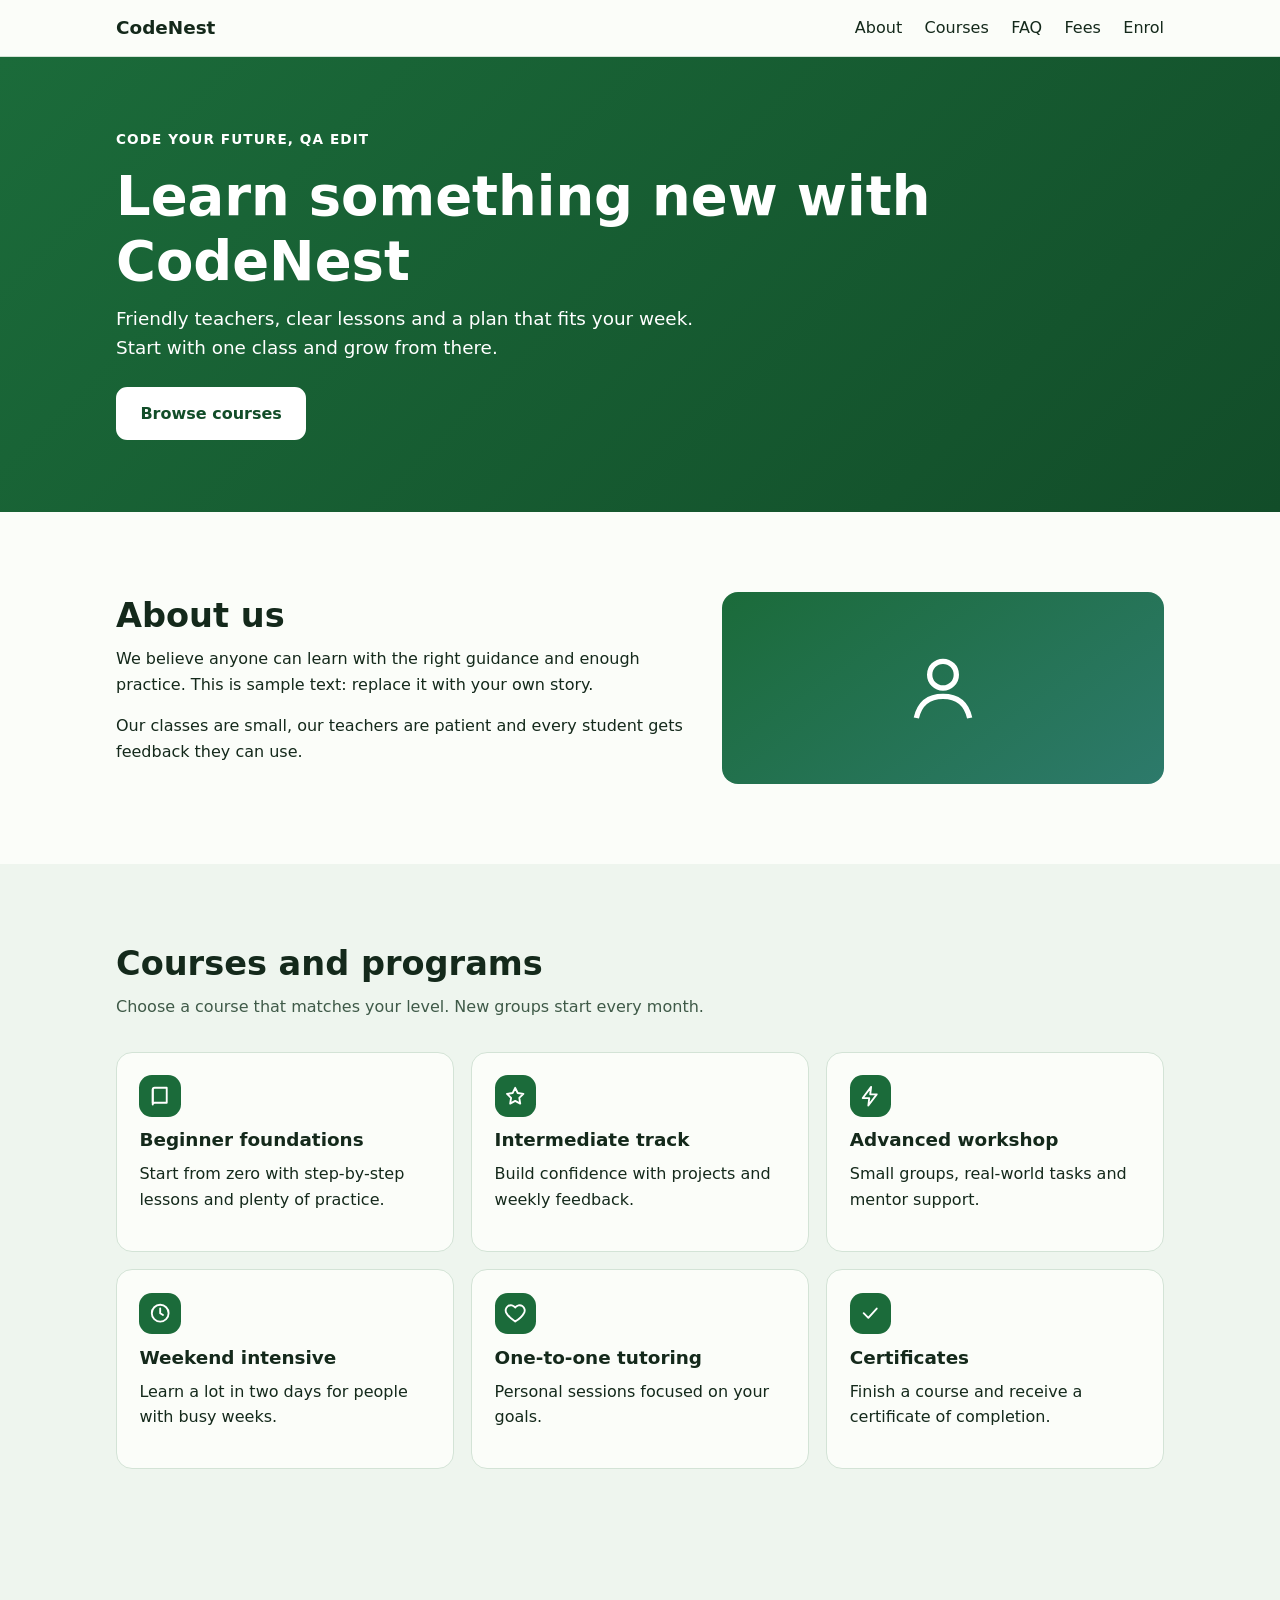
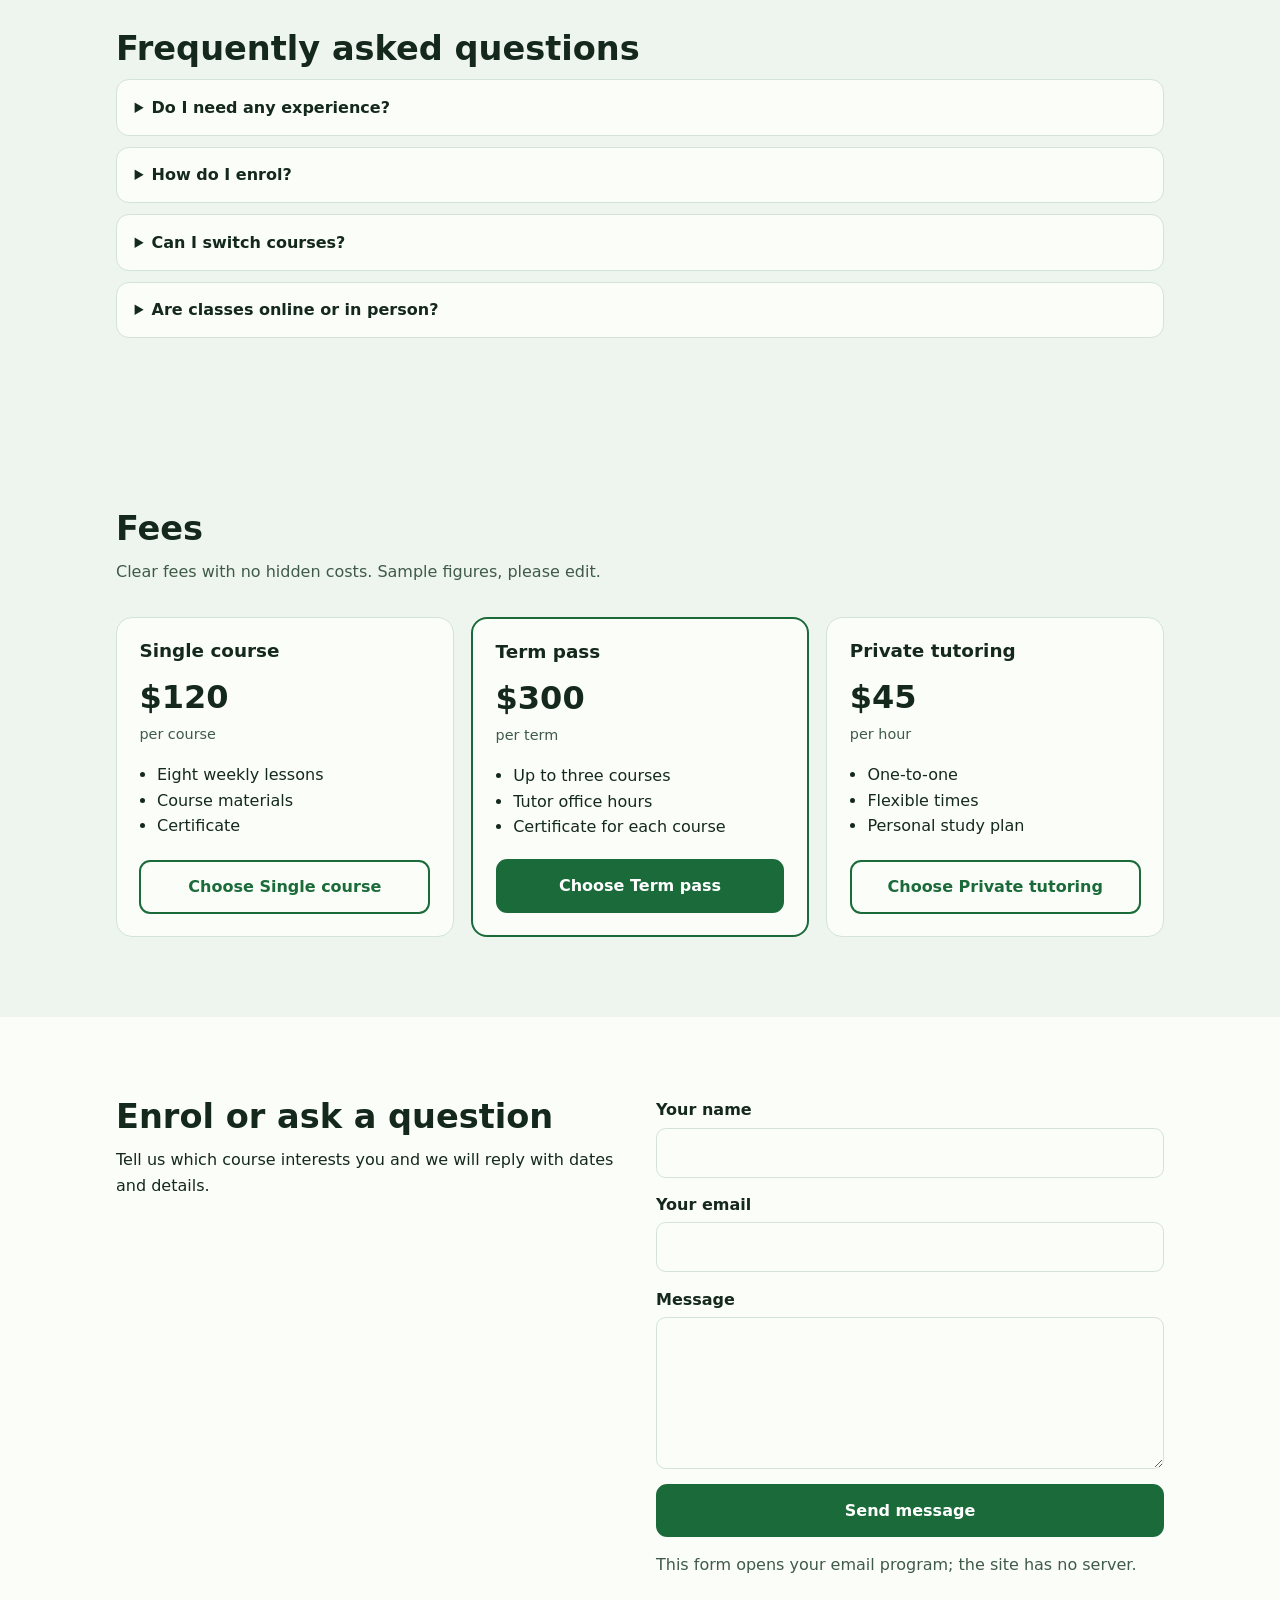
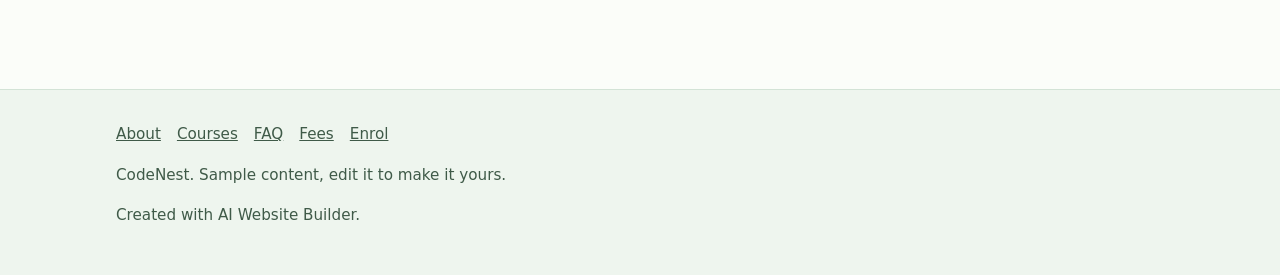
<file: docs/test-evidence/final-signoff-local/ex-codenest/index.html>
<!DOCTYPE html>
<html lang="en" data-palette="forest" data-font="rounded">
<head>
  <meta charset="utf-8">
  <meta name="viewport" content="width=device-width, initial-scale=1">
  <title>CodeNest</title>
  <meta name="description" content="CodeNest - Code your future, QA edit">
  <link rel="stylesheet" href="style.css">
</head>
<body id="top">
<a class="skip" href="#main">Skip to content</a>
<header class="site-header" id="navbar">
  <nav class="nav container" aria-label="Main">
    <a class="brand" href="#top">CodeNest</a>
    <button class="nav-toggle" type="button" aria-expanded="false" aria-controls="nav-links" aria-label="Toggle menu"><span class="bar"></span><span class="bar"></span><span class="bar"></span></button>
    <ul class="nav-links" id="nav-links">
      <li><a href="#about">About</a></li>
      <li><a href="#features">Courses</a></li>
      <li><a href="#faq">FAQ</a></li>
      <li><a href="#pricing">Fees</a></li>
      <li><a href="#contact">Enrol</a></li>
    </ul>
  </nav>
</header>
<main id="main">
<section class="hero" id="hero" aria-labelledby="hero-title">
  <div class="container">
    <p class="eyebrow">Code your future, QA edit</p>
    <h1 id="hero-title">Learn something new with CodeNest</h1>
    <p class="lead">Friendly teachers, clear lessons and a plan that fits your week. Start with one class and grow from there.</p>
    <div class="hero-actions"><a class="btn" href="#features">Browse courses</a></div>
  </div>
</section>
<section id="about" aria-labelledby="about-title">
  <div class="container about-grid">
    <div>
      <h2 id="about-title">About us</h2>
      <p>We believe anyone can learn with the right guidance and enough practice. This is sample text: replace it with your own story.</p>
      <p>Our classes are small, our teachers are patient and every student gets feedback they can use.</p>
    </div>
    <div class="about-art" role="img" aria-label="Decorative illustration"><svg viewBox="0 0 24 24" focusable="false"><circle cx="12" cy="8" r="4"/><path d="M4 21c1-4.5 4-6.5 8-6.5s7 2 8 6.5"/></svg></div>
  </div>
</section>

<section class="alt" id="features" aria-labelledby="features-title">
  <div class="container">
    <h2 id="features-title">Courses and programs</h2>
    <p class="section-intro">Choose a course that matches your level. New groups start every month.</p>
    <div class="card-grid cols">
      <article class="card">
        <span class="icon" aria-hidden="true"><svg viewBox="0 0 24 24" focusable="false"><path d="M4 5a2 2 0 0 1 2-2h13v16H6a2 2 0 0 0-2 2z"/><path d="M4 19V5"/></svg></span>
        <h3>Beginner foundations</h3>
        <p>Start from zero with step-by-step lessons and plenty of practice.</p>
      </article>
      <article class="card">
        <span class="icon" aria-hidden="true"><svg viewBox="0 0 24 24" focusable="false"><path d="m12 3 2.7 5.6 6.1.9-4.4 4.3 1 6.1L12 17l-5.4 2.9 1-6.1-4.4-4.3 6.1-.9z"/></svg></span>
        <h3>Intermediate track</h3>
        <p>Build confidence with projects and weekly feedback.</p>
      </article>
      <article class="card">
        <span class="icon" aria-hidden="true"><svg viewBox="0 0 24 24" focusable="false"><path d="M13 2 4 14h7l-1 8 9-12h-7z"/></svg></span>
        <h3>Advanced workshop</h3>
        <p>Small groups, real-world tasks and mentor support.</p>
      </article>
      <article class="card">
        <span class="icon" aria-hidden="true"><svg viewBox="0 0 24 24" focusable="false"><circle cx="12" cy="12" r="9"/><path d="M12 7v5l3 2"/></svg></span>
        <h3>Weekend intensive</h3>
        <p>Learn a lot in two days for people with busy weeks.</p>
      </article>
      <article class="card">
        <span class="icon" aria-hidden="true"><svg viewBox="0 0 24 24" focusable="false"><path d="M12 21s-7-4.6-9.3-9A5.3 5.3 0 0 1 12 6a5.3 5.3 0 0 1 9.3 6c-2.3 4.4-9.3 9-9.3 9z"/></svg></span>
        <h3>One-to-one tutoring</h3>
        <p>Personal sessions focused on your goals.</p>
      </article>
      <article class="card">
        <span class="icon" aria-hidden="true"><svg viewBox="0 0 24 24" focusable="false"><path d="m5 12 5 5 9-10"/></svg></span>
        <h3>Certificates</h3>
        <p>Finish a course and receive a certificate of completion.</p>
      </article>
    </div>
  </div>
</section>
<section class="alt" id="faq" aria-labelledby="faq-title">
  <div class="container">
    <h2 id="faq-title">Frequently asked questions</h2>
    <details>
      <summary>Do I need any experience?</summary>
      <p>No. Beginner courses start from the basics.</p>
    </details>
    <details>
      <summary>How do I enrol?</summary>
      <p>Send us a message with the course you want and we will confirm your place.</p>
    </details>
    <details>
      <summary>Can I switch courses?</summary>
      <p>Yes, within the first two weeks and subject to availability.</p>
    </details>
    <details>
      <summary>Are classes online or in person?</summary>
      <p>Both. Check each course description for its format.</p>
    </details>
  </div>
</section>
<section class="alt" id="pricing" aria-labelledby="pricing-title">
  <div class="container">
    <h2 id="pricing-title">Fees</h2>
    <p class="section-intro">Clear fees with no hidden costs. Sample figures, please edit.</p>
    <div class="card-grid plans">
      <article class="card plan">
        <h3>Single course</h3>
        <p class="price">$120</p>
        <p class="period">per course</p>
        <ul>
          <li>Eight weekly lessons</li>
          <li>Course materials</li>
          <li>Certificate</li>
        </ul>
        <a class="btn secondary" href="#contact">Choose Single course</a>
      </article>
      <article class="card plan highlight">
        <h3>Term pass</h3>
        <p class="price">$300</p>
        <p class="period">per term</p>
        <ul>
          <li>Up to three courses</li>
          <li>Tutor office hours</li>
          <li>Certificate for each course</li>
        </ul>
        <a class="btn" href="#contact">Choose Term pass</a>
      </article>
      <article class="card plan">
        <h3>Private tutoring</h3>
        <p class="price">$45</p>
        <p class="period">per hour</p>
        <ul>
          <li>One-to-one</li>
          <li>Flexible times</li>
          <li>Personal study plan</li>
        </ul>
        <a class="btn secondary" href="#contact">Choose Private tutoring</a>
      </article>
    </div>
  </div>
</section>
<section id="contact" aria-labelledby="contact-title">
  <div class="container contact-grid">
    <div>
      <h2 id="contact-title">Enrol or ask a question</h2>
      <p>Tell us which course interests you and we will reply with dates and details.</p>
      <ul class="contact-details">
      </ul>
    </div>
    <form class="contact-form" action="mailto:hello@example.com" method="post" enctype="text/plain">
      <label for="contact-name">Your name <input id="contact-name" name="name" type="text" autocomplete="name" required></label>
      <label for="contact-email">Your email <input id="contact-email" name="email" type="email" autocomplete="email" required></label>
      <label for="contact-message">Message <textarea id="contact-message" name="message" rows="5" required></textarea></label>
      <button class="btn" type="submit">Send message</button>
      <p class="section-intro">This form opens your email program; the site has no server.</p>
    </form>
  </div>
</section>
</main>
<footer class="site-footer" id="footer">
  <div class="container">
    <ul class="footer-links">
      <li><a href="#about">About</a></li>
      <li><a href="#features">Courses</a></li>
      <li><a href="#faq">FAQ</a></li>
      <li><a href="#pricing">Fees</a></li>
      <li><a href="#contact">Enrol</a></li>
    </ul>
    <p>CodeNest. Sample content, edit it to make it yours.</p>
    <p>Created with AI Website Builder.</p>
  </div>
</footer>
<script src="script.js" defer></script>
</body>
</html>
</file>
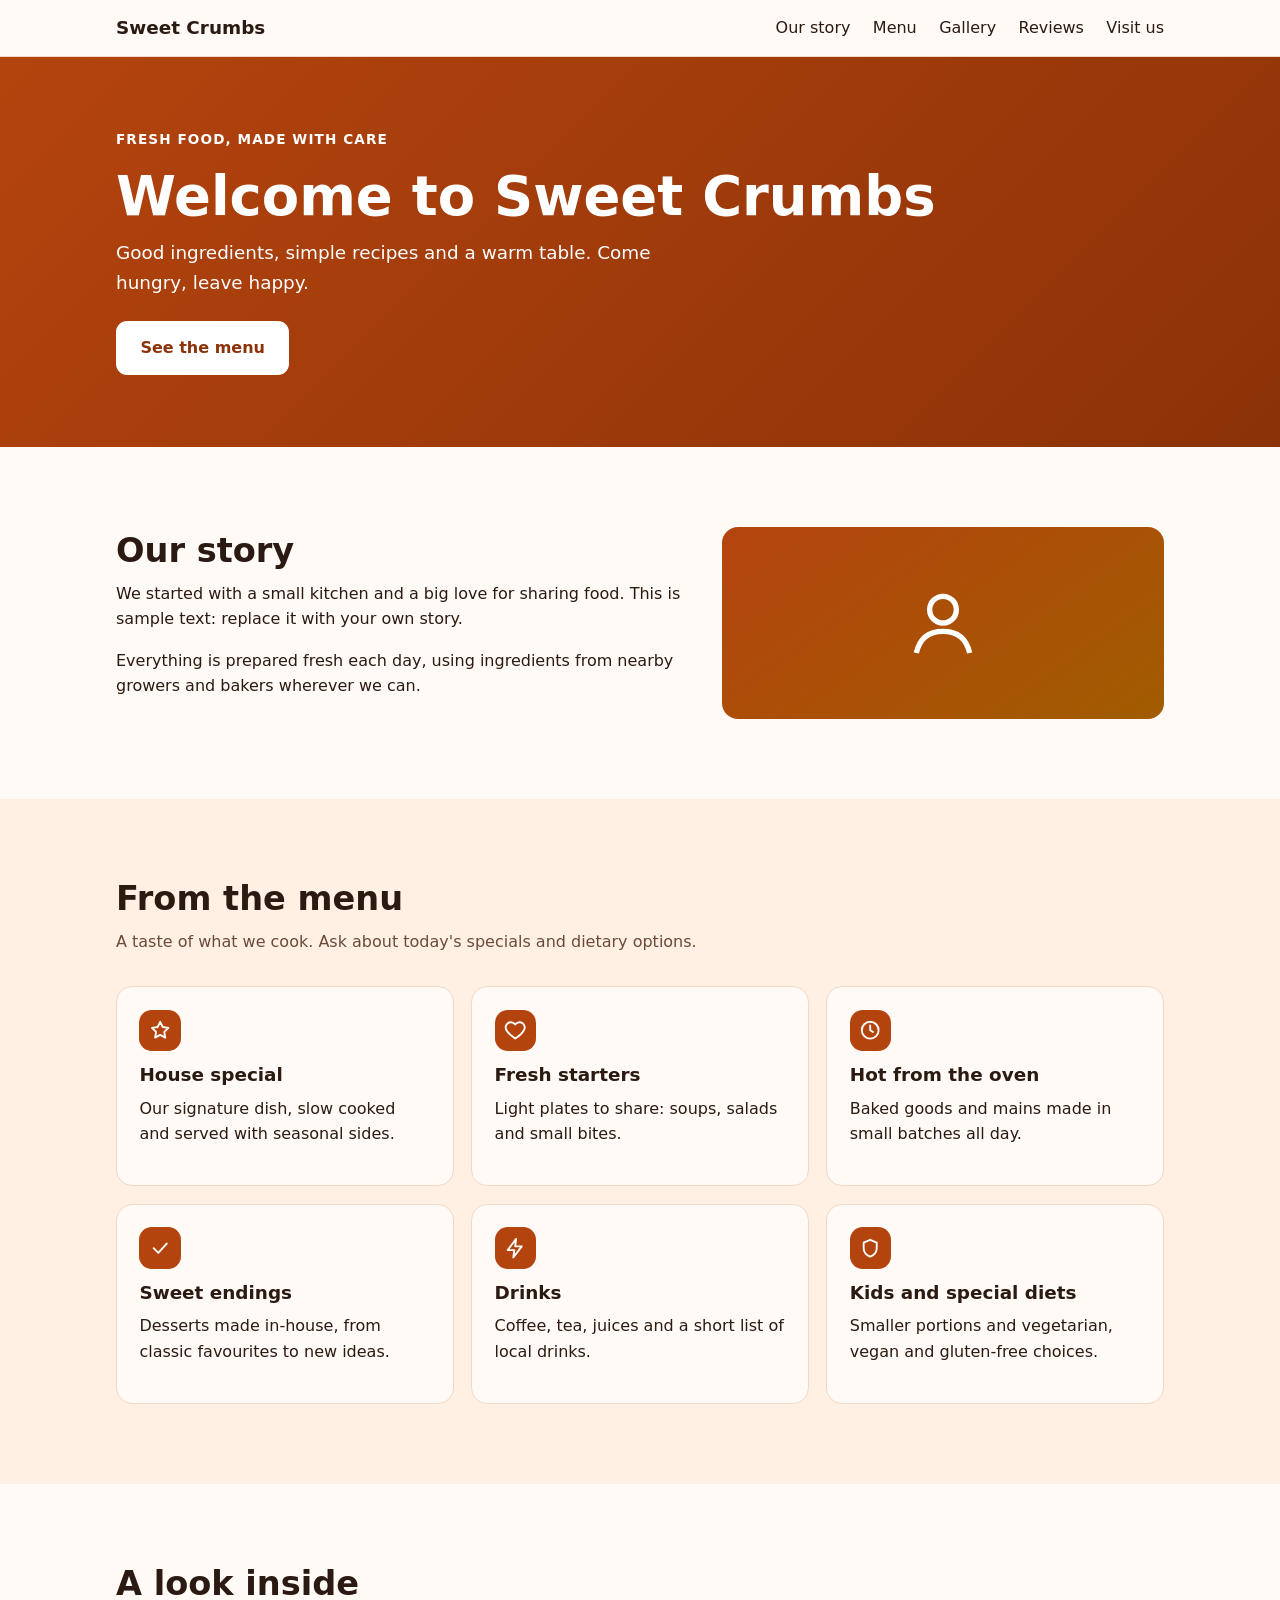
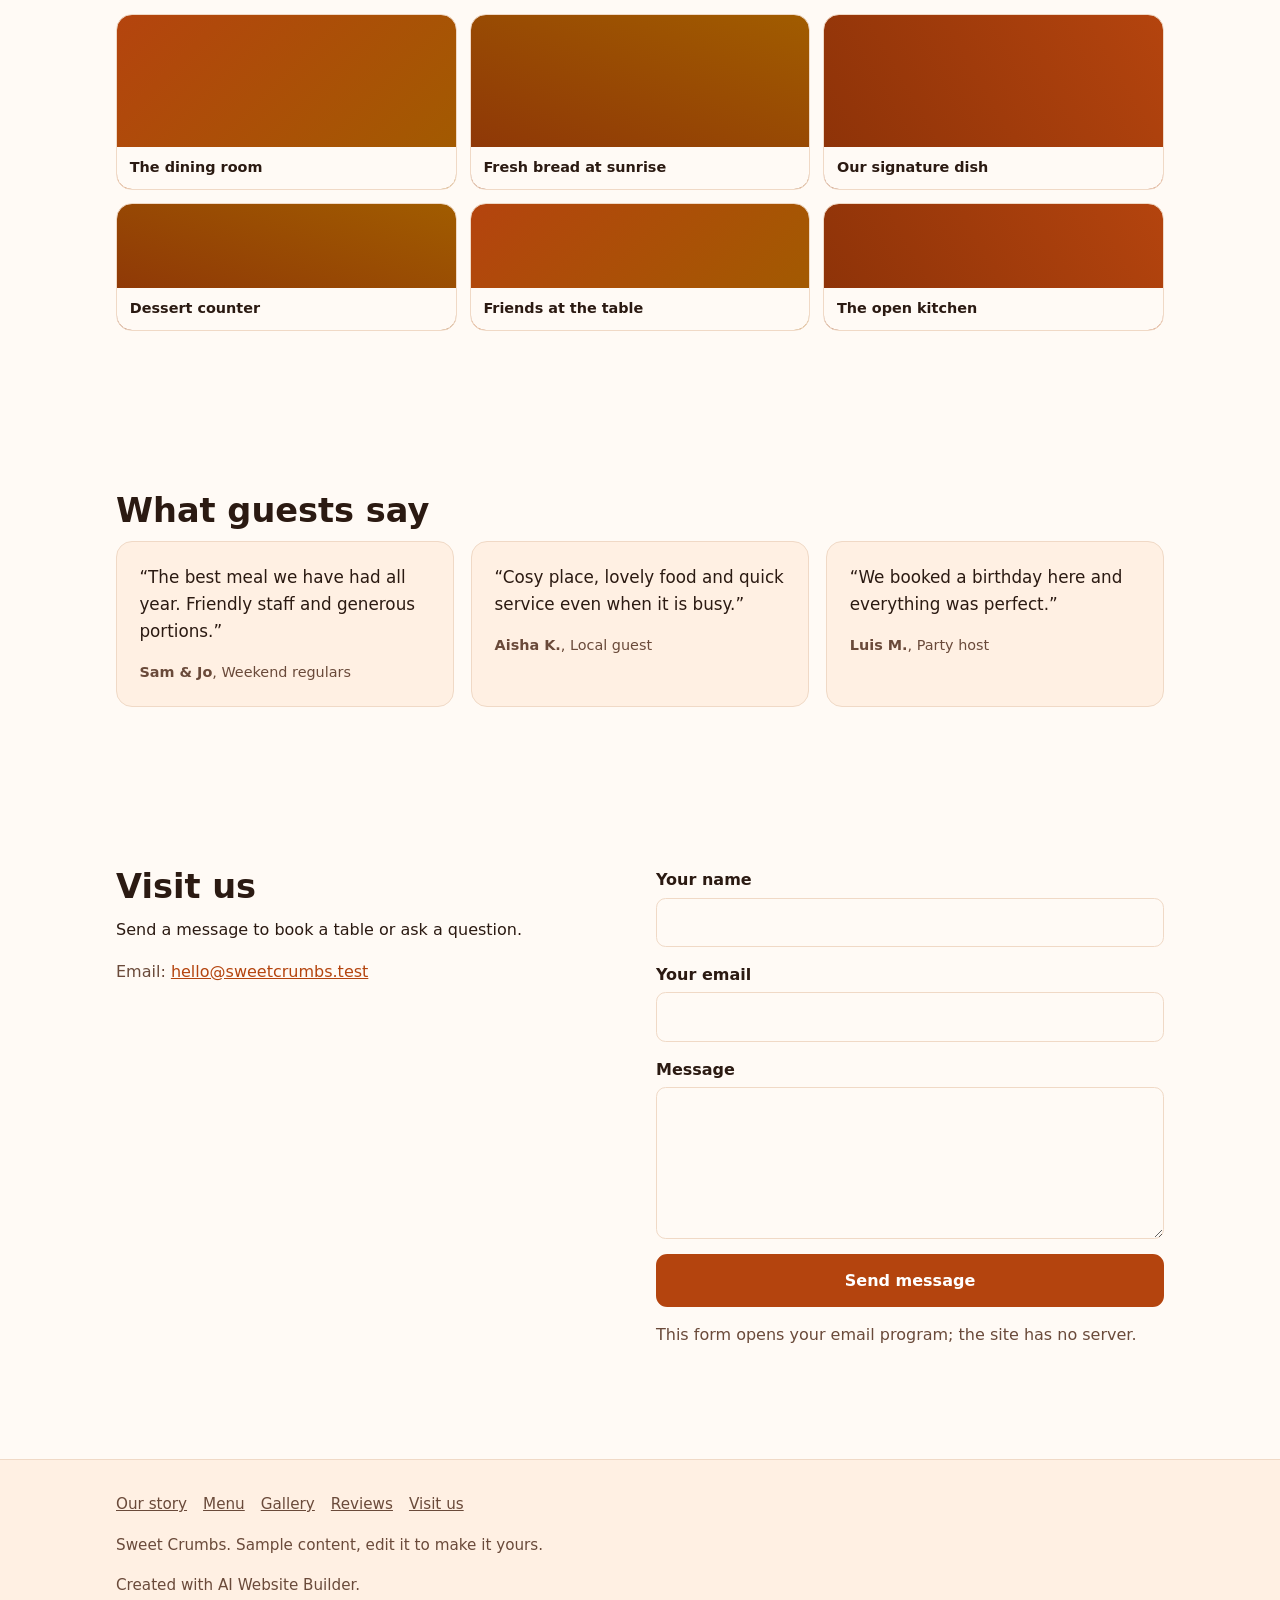
<file: docs/test-evidence/final-signoff-local/ex-sweetcrumbs/index.html>
<!DOCTYPE html>
<html lang="en" data-palette="sunset" data-font="rounded">
<head>
  <meta charset="utf-8">
  <meta name="viewport" content="width=device-width, initial-scale=1">
  <title>Sweet Crumbs</title>
  <meta name="description" content="Sweet Crumbs - Fresh food, made with care">
  <link rel="stylesheet" href="style.css">
</head>
<body id="top">
<a class="skip" href="#main">Skip to content</a>
<header class="site-header" id="navbar">
  <nav class="nav container" aria-label="Main">
    <a class="brand" href="#top">Sweet Crumbs</a>
    <button class="nav-toggle" type="button" aria-expanded="false" aria-controls="nav-links" aria-label="Toggle menu"><span class="bar"></span><span class="bar"></span><span class="bar"></span></button>
    <ul class="nav-links" id="nav-links">
      <li><a href="#about">Our story</a></li>
      <li><a href="#features">Menu</a></li>
      <li><a href="#gallery">Gallery</a></li>
      <li><a href="#testimonials">Reviews</a></li>
      <li><a href="#contact">Visit us</a></li>
    </ul>
  </nav>
</header>
<main id="main">
<section class="hero" id="hero" aria-labelledby="hero-title">
  <div class="container">
    <p class="eyebrow">Fresh food, made with care</p>
    <h1 id="hero-title">Welcome to Sweet Crumbs</h1>
    <p class="lead">Good ingredients, simple recipes and a warm table. Come hungry, leave happy.</p>
    <div class="hero-actions"><a class="btn" href="#features">See the menu</a></div>
  </div>
</section>
<section id="about" aria-labelledby="about-title">
  <div class="container about-grid">
    <div>
      <h2 id="about-title">Our story</h2>
      <p>We started with a small kitchen and a big love for sharing food. This is sample text: replace it with your own story.</p>
      <p>Everything is prepared fresh each day, using ingredients from nearby growers and bakers wherever we can.</p>
    </div>
    <div class="about-art" role="img" aria-label="Decorative illustration"><svg viewBox="0 0 24 24" focusable="false"><circle cx="12" cy="8" r="4"/><path d="M4 21c1-4.5 4-6.5 8-6.5s7 2 8 6.5"/></svg></div>
  </div>
</section>

<section class="alt" id="features" aria-labelledby="features-title">
  <div class="container">
    <h2 id="features-title">From the menu</h2>
    <p class="section-intro">A taste of what we cook. Ask about today&#39;s specials and dietary options.</p>
    <div class="card-grid cols">
      <article class="card">
        <span class="icon" aria-hidden="true"><svg viewBox="0 0 24 24" focusable="false"><path d="m12 3 2.7 5.6 6.1.9-4.4 4.3 1 6.1L12 17l-5.4 2.9 1-6.1-4.4-4.3 6.1-.9z"/></svg></span>
        <h3>House special</h3>
        <p>Our signature dish, slow cooked and served with seasonal sides.</p>
      </article>
      <article class="card">
        <span class="icon" aria-hidden="true"><svg viewBox="0 0 24 24" focusable="false"><path d="M12 21s-7-4.6-9.3-9A5.3 5.3 0 0 1 12 6a5.3 5.3 0 0 1 9.3 6c-2.3 4.4-9.3 9-9.3 9z"/></svg></span>
        <h3>Fresh starters</h3>
        <p>Light plates to share: soups, salads and small bites.</p>
      </article>
      <article class="card">
        <span class="icon" aria-hidden="true"><svg viewBox="0 0 24 24" focusable="false"><circle cx="12" cy="12" r="9"/><path d="M12 7v5l3 2"/></svg></span>
        <h3>Hot from the oven</h3>
        <p>Baked goods and mains made in small batches all day.</p>
      </article>
      <article class="card">
        <span class="icon" aria-hidden="true"><svg viewBox="0 0 24 24" focusable="false"><path d="m5 12 5 5 9-10"/></svg></span>
        <h3>Sweet endings</h3>
        <p>Desserts made in-house, from classic favourites to new ideas.</p>
      </article>
      <article class="card">
        <span class="icon" aria-hidden="true"><svg viewBox="0 0 24 24" focusable="false"><path d="M13 2 4 14h7l-1 8 9-12h-7z"/></svg></span>
        <h3>Drinks</h3>
        <p>Coffee, tea, juices and a short list of local drinks.</p>
      </article>
      <article class="card">
        <span class="icon" aria-hidden="true"><svg viewBox="0 0 24 24" focusable="false"><path d="M12 3 5 6v6c0 4.4 3 7.4 7 9 4-1.6 7-4.6 7-9V6z"/></svg></span>
        <h3>Kids and special diets</h3>
        <p>Smaller portions and vegetarian, vegan and gluten-free choices.</p>
      </article>
    </div>
  </div>
</section>
<section id="gallery" aria-labelledby="gallery-title">
  <div class="container">
    <h2 id="gallery-title">A look inside</h2>
    <div class="gallery-grid">
      <figure class="tile" role="img" aria-label="The dining room"><figcaption>The dining room</figcaption></figure>
      <figure class="tile" role="img" aria-label="Fresh bread at sunrise"><figcaption>Fresh bread at sunrise</figcaption></figure>
      <figure class="tile" role="img" aria-label="Our signature dish"><figcaption>Our signature dish</figcaption></figure>
      <figure class="tile" role="img" aria-label="Dessert counter"><figcaption>Dessert counter</figcaption></figure>
      <figure class="tile" role="img" aria-label="Friends at the table"><figcaption>Friends at the table</figcaption></figure>
      <figure class="tile" role="img" aria-label="The open kitchen"><figcaption>The open kitchen</figcaption></figure>
    </div>
  </div>
</section>
<section id="testimonials" aria-labelledby="testimonials-title">
  <div class="container">
    <h2 id="testimonials-title">What guests say</h2>
    <div class="card-grid cols">
      <blockquote class="card">
        <p>&ldquo;The best meal we have had all year. Friendly staff and generous portions.&rdquo;</p>
        <footer><strong>Sam &amp; Jo</strong>, Weekend regulars</footer>
      </blockquote>
      <blockquote class="card">
        <p>&ldquo;Cosy place, lovely food and quick service even when it is busy.&rdquo;</p>
        <footer><strong>Aisha K.</strong>, Local guest</footer>
      </blockquote>
      <blockquote class="card">
        <p>&ldquo;We booked a birthday here and everything was perfect.&rdquo;</p>
        <footer><strong>Luis M.</strong>, Party host</footer>
      </blockquote>
    </div>
  </div>
</section>
<section id="contact" aria-labelledby="contact-title">
  <div class="container contact-grid">
    <div>
      <h2 id="contact-title">Visit us</h2>
      <p>Send a message to book a table or ask a question.</p>
      <ul class="contact-details"><li>Email: <a href="mailto:hello@sweetcrumbs.test">hello@sweetcrumbs.test</a></li>
      </ul>
    </div>
    <form class="contact-form" action="mailto:hello@sweetcrumbs.test" method="post" enctype="text/plain">
      <label for="contact-name">Your name <input id="contact-name" name="name" type="text" autocomplete="name" required></label>
      <label for="contact-email">Your email <input id="contact-email" name="email" type="email" autocomplete="email" required></label>
      <label for="contact-message">Message <textarea id="contact-message" name="message" rows="5" required></textarea></label>
      <button class="btn" type="submit">Send message</button>
      <p class="section-intro">This form opens your email program; the site has no server.</p>
    </form>
  </div>
</section>
</main>
<footer class="site-footer" id="footer">
  <div class="container">
    <ul class="footer-links">
      <li><a href="#about">Our story</a></li>
      <li><a href="#features">Menu</a></li>
      <li><a href="#gallery">Gallery</a></li>
      <li><a href="#testimonials">Reviews</a></li>
      <li><a href="#contact">Visit us</a></li>
    </ul>
    <p>Sweet Crumbs. Sample content, edit it to make it yours.</p>
    <p>Created with AI Website Builder.</p>
  </div>
</footer>
<script src="script.js" defer></script>
</body>
</html>
</file>
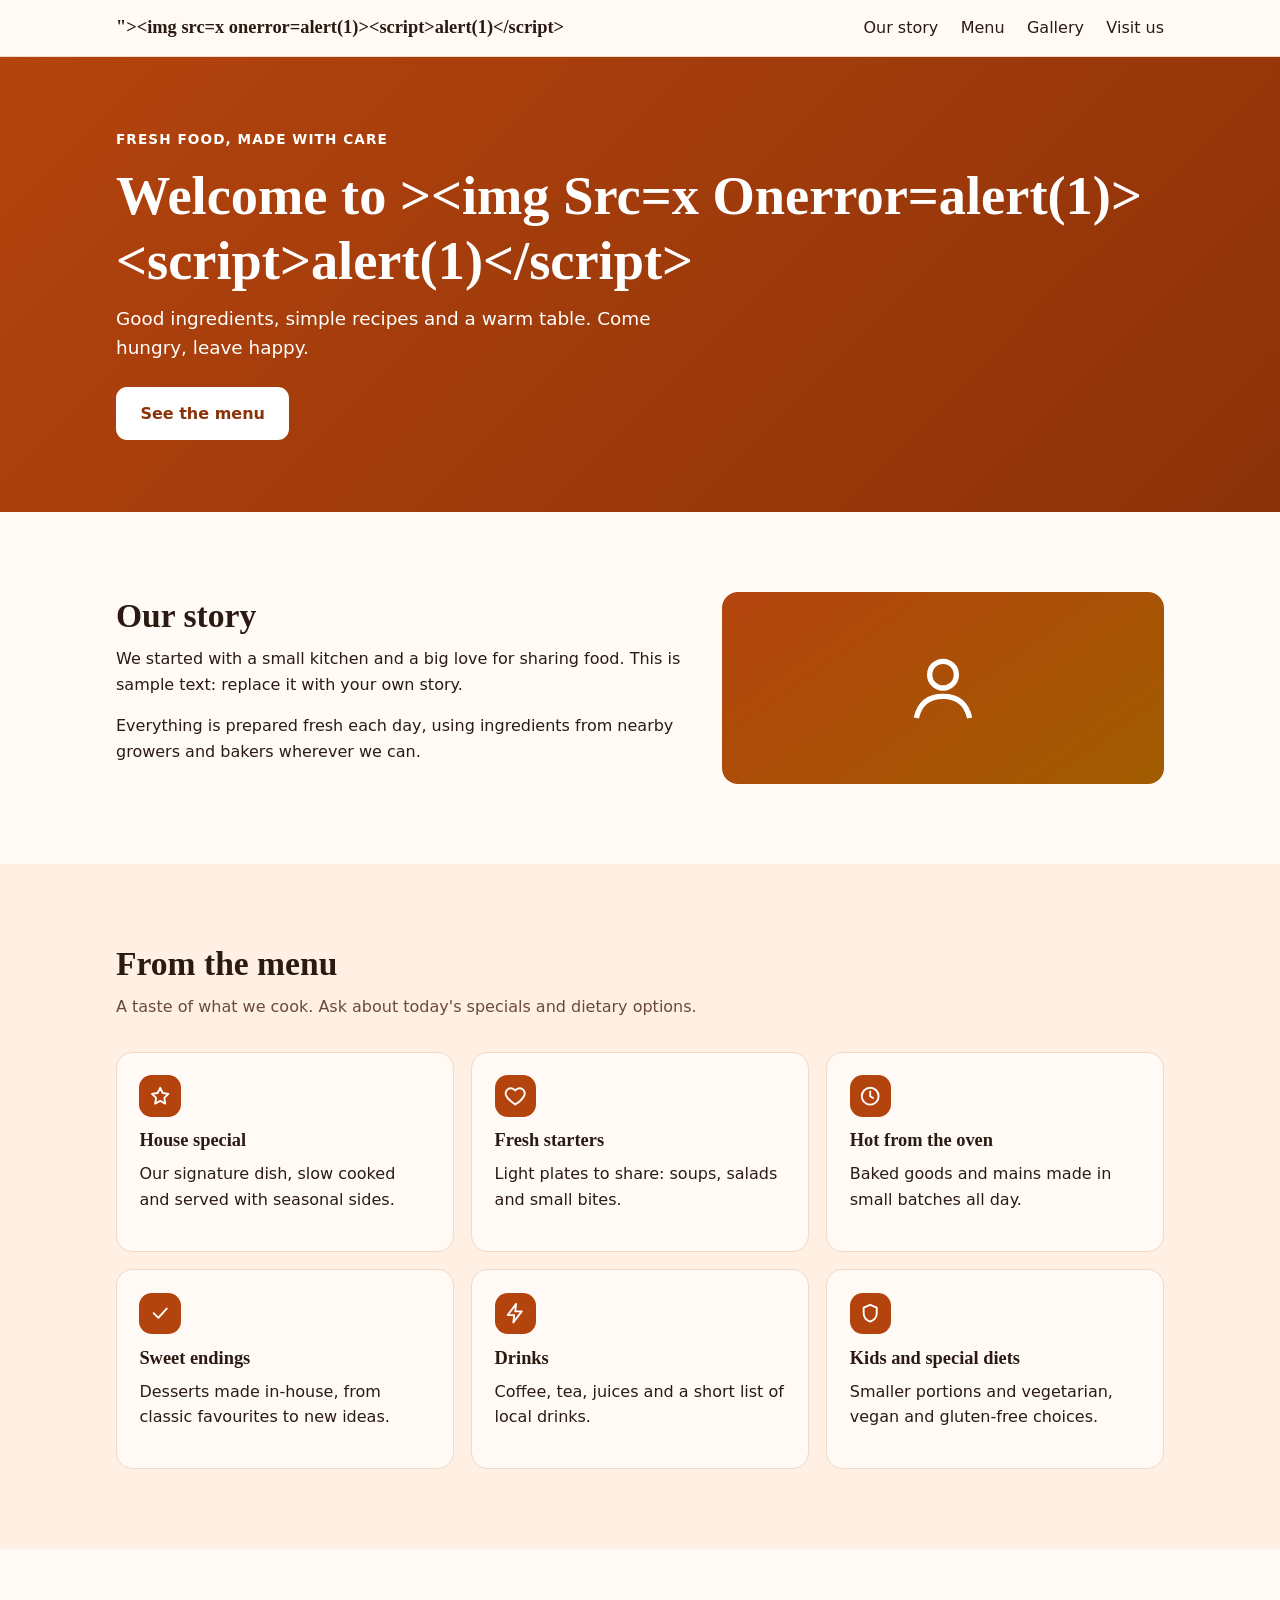
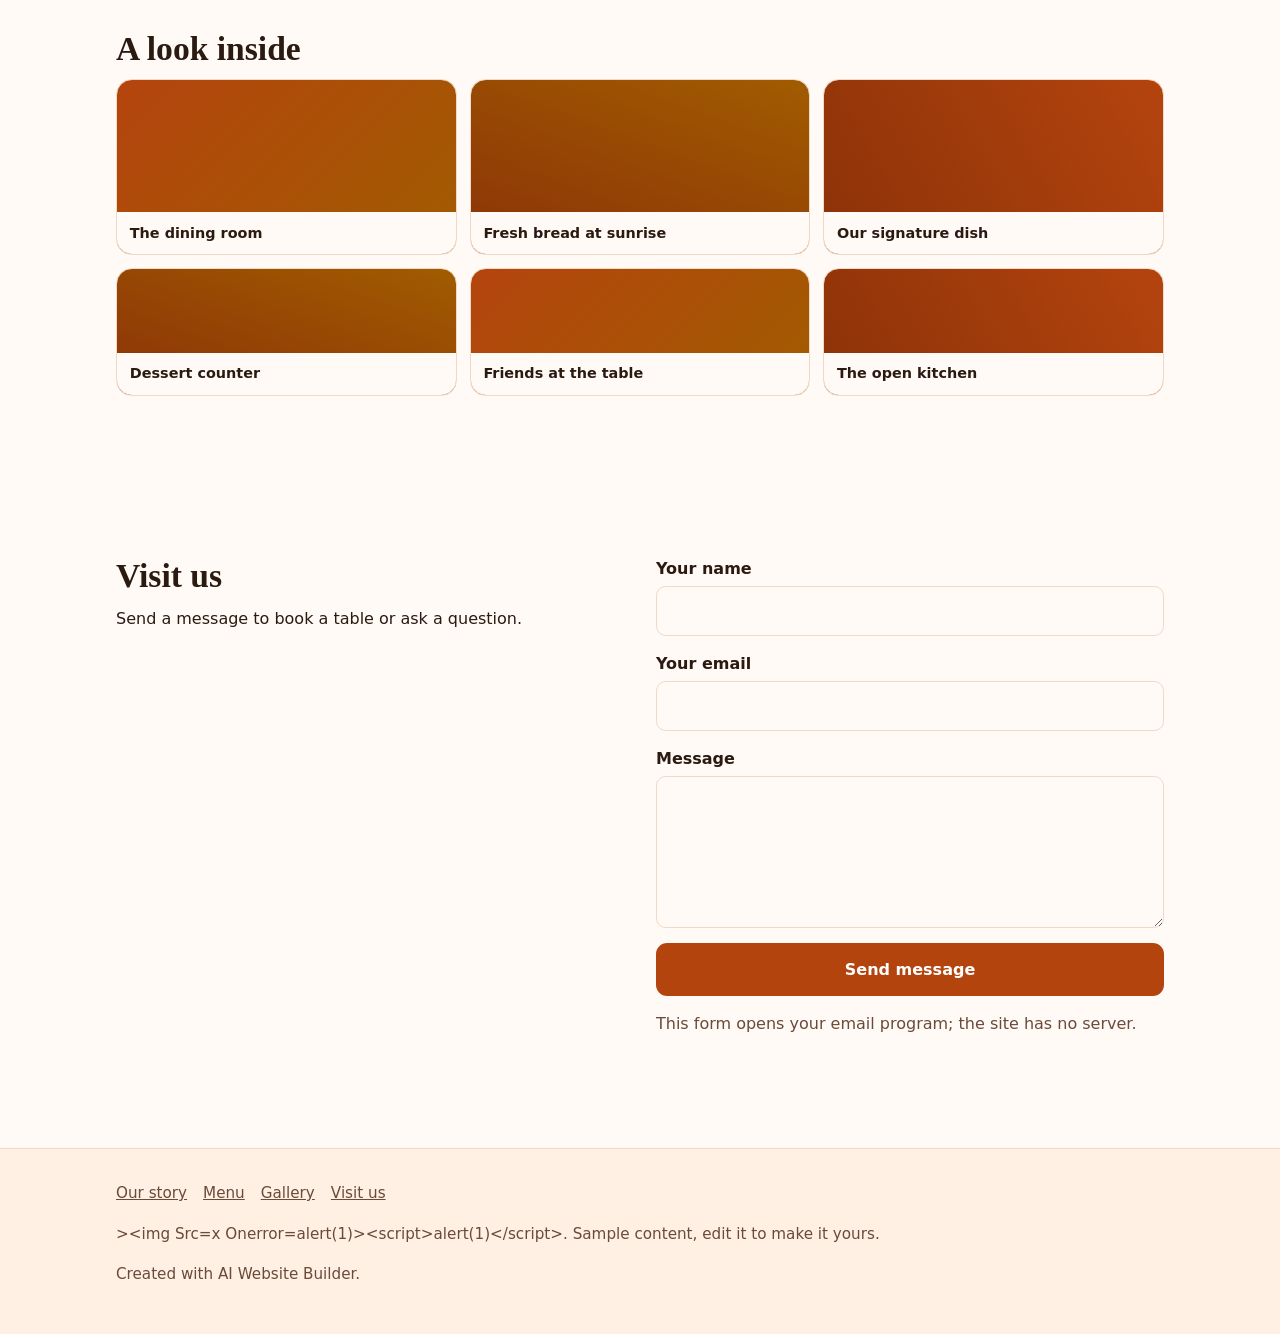
<file: docs/test-evidence/final-signoff-local/ex-xss/index.html>
<!DOCTYPE html>
<html lang="en" data-palette="sunset" data-font="editorial">
<head>
  <meta charset="utf-8">
  <meta name="viewport" content="width=device-width, initial-scale=1">
  <title>&#34;&gt;&lt;img src=x onerror=alert(1)&gt;&lt;script&gt;alert(1)&lt;/script&gt;</title>
  <meta name="description" content="&#34;&gt;&lt;img src=x onerror=alert(1)&gt;&lt;script&gt;alert(1)&lt;/script&gt; - Fresh food, made with care">
  <link rel="stylesheet" href="style.css">
</head>
<body id="top">
<a class="skip" href="#main">Skip to content</a>
<header class="site-header" id="navbar">
  <nav class="nav container" aria-label="Main">
    <a class="brand" href="#top">&#34;&gt;&lt;img src=x onerror=alert(1)&gt;&lt;script&gt;alert(1)&lt;/script&gt;</a>
    <button class="nav-toggle" type="button" aria-expanded="false" aria-controls="nav-links" aria-label="Toggle menu"><span class="bar"></span><span class="bar"></span><span class="bar"></span></button>
    <ul class="nav-links" id="nav-links">
      <li><a href="#about">Our story</a></li>
      <li><a href="#features">Menu</a></li>
      <li><a href="#gallery">Gallery</a></li>
      <li><a href="#contact">Visit us</a></li>
    </ul>
  </nav>
</header>
<main id="main">
<section class="hero" id="hero" aria-labelledby="hero-title">
  <div class="container">
    <p class="eyebrow">Fresh food, made with care</p>
    <h1 id="hero-title">Welcome to &gt;&lt;img Src=x Onerror=alert(1)&gt;&lt;script&gt;alert(1)&lt;/script&gt;</h1>
    <p class="lead">Good ingredients, simple recipes and a warm table. Come hungry, leave happy.</p>
    <div class="hero-actions"><a class="btn" href="#features">See the menu</a></div>
  </div>
</section>
<section id="about" aria-labelledby="about-title">
  <div class="container about-grid">
    <div>
      <h2 id="about-title">Our story</h2>
      <p>We started with a small kitchen and a big love for sharing food. This is sample text: replace it with your own story.</p>
      <p>Everything is prepared fresh each day, using ingredients from nearby growers and bakers wherever we can.</p>
    </div>
    <div class="about-art" role="img" aria-label="Decorative illustration"><svg viewBox="0 0 24 24" focusable="false"><circle cx="12" cy="8" r="4"/><path d="M4 21c1-4.5 4-6.5 8-6.5s7 2 8 6.5"/></svg></div>
  </div>
</section>

<section class="alt" id="features" aria-labelledby="features-title">
  <div class="container">
    <h2 id="features-title">From the menu</h2>
    <p class="section-intro">A taste of what we cook. Ask about today&#39;s specials and dietary options.</p>
    <div class="card-grid cols">
      <article class="card">
        <span class="icon" aria-hidden="true"><svg viewBox="0 0 24 24" focusable="false"><path d="m12 3 2.7 5.6 6.1.9-4.4 4.3 1 6.1L12 17l-5.4 2.9 1-6.1-4.4-4.3 6.1-.9z"/></svg></span>
        <h3>House special</h3>
        <p>Our signature dish, slow cooked and served with seasonal sides.</p>
      </article>
      <article class="card">
        <span class="icon" aria-hidden="true"><svg viewBox="0 0 24 24" focusable="false"><path d="M12 21s-7-4.6-9.3-9A5.3 5.3 0 0 1 12 6a5.3 5.3 0 0 1 9.3 6c-2.3 4.4-9.3 9-9.3 9z"/></svg></span>
        <h3>Fresh starters</h3>
        <p>Light plates to share: soups, salads and small bites.</p>
      </article>
      <article class="card">
        <span class="icon" aria-hidden="true"><svg viewBox="0 0 24 24" focusable="false"><circle cx="12" cy="12" r="9"/><path d="M12 7v5l3 2"/></svg></span>
        <h3>Hot from the oven</h3>
        <p>Baked goods and mains made in small batches all day.</p>
      </article>
      <article class="card">
        <span class="icon" aria-hidden="true"><svg viewBox="0 0 24 24" focusable="false"><path d="m5 12 5 5 9-10"/></svg></span>
        <h3>Sweet endings</h3>
        <p>Desserts made in-house, from classic favourites to new ideas.</p>
      </article>
      <article class="card">
        <span class="icon" aria-hidden="true"><svg viewBox="0 0 24 24" focusable="false"><path d="M13 2 4 14h7l-1 8 9-12h-7z"/></svg></span>
        <h3>Drinks</h3>
        <p>Coffee, tea, juices and a short list of local drinks.</p>
      </article>
      <article class="card">
        <span class="icon" aria-hidden="true"><svg viewBox="0 0 24 24" focusable="false"><path d="M12 3 5 6v6c0 4.4 3 7.4 7 9 4-1.6 7-4.6 7-9V6z"/></svg></span>
        <h3>Kids and special diets</h3>
        <p>Smaller portions and vegetarian, vegan and gluten-free choices.</p>
      </article>
    </div>
  </div>
</section>
<section id="gallery" aria-labelledby="gallery-title">
  <div class="container">
    <h2 id="gallery-title">A look inside</h2>
    <div class="gallery-grid">
      <figure class="tile" role="img" aria-label="The dining room"><figcaption>The dining room</figcaption></figure>
      <figure class="tile" role="img" aria-label="Fresh bread at sunrise"><figcaption>Fresh bread at sunrise</figcaption></figure>
      <figure class="tile" role="img" aria-label="Our signature dish"><figcaption>Our signature dish</figcaption></figure>
      <figure class="tile" role="img" aria-label="Dessert counter"><figcaption>Dessert counter</figcaption></figure>
      <figure class="tile" role="img" aria-label="Friends at the table"><figcaption>Friends at the table</figcaption></figure>
      <figure class="tile" role="img" aria-label="The open kitchen"><figcaption>The open kitchen</figcaption></figure>
    </div>
  </div>
</section>
<section id="contact" aria-labelledby="contact-title">
  <div class="container contact-grid">
    <div>
      <h2 id="contact-title">Visit us</h2>
      <p>Send a message to book a table or ask a question.</p>
      <ul class="contact-details">
      </ul>
    </div>
    <form class="contact-form" action="mailto:hello@example.com" method="post" enctype="text/plain">
      <label for="contact-name">Your name <input id="contact-name" name="name" type="text" autocomplete="name" required></label>
      <label for="contact-email">Your email <input id="contact-email" name="email" type="email" autocomplete="email" required></label>
      <label for="contact-message">Message <textarea id="contact-message" name="message" rows="5" required></textarea></label>
      <button class="btn" type="submit">Send message</button>
      <p class="section-intro">This form opens your email program; the site has no server.</p>
    </form>
  </div>
</section>
</main>
<footer class="site-footer" id="footer">
  <div class="container">
    <ul class="footer-links">
      <li><a href="#about">Our story</a></li>
      <li><a href="#features">Menu</a></li>
      <li><a href="#gallery">Gallery</a></li>
      <li><a href="#contact">Visit us</a></li>
    </ul>
    <p>&gt;&lt;img Src=x Onerror=alert(1)&gt;&lt;script&gt;alert(1)&lt;/script&gt;. Sample content, edit it to make it yours.</p>
    <p>Created with AI Website Builder.</p>
  </div>
</footer>
<script src="script.js" defer></script>
</body>
</html>
</file>
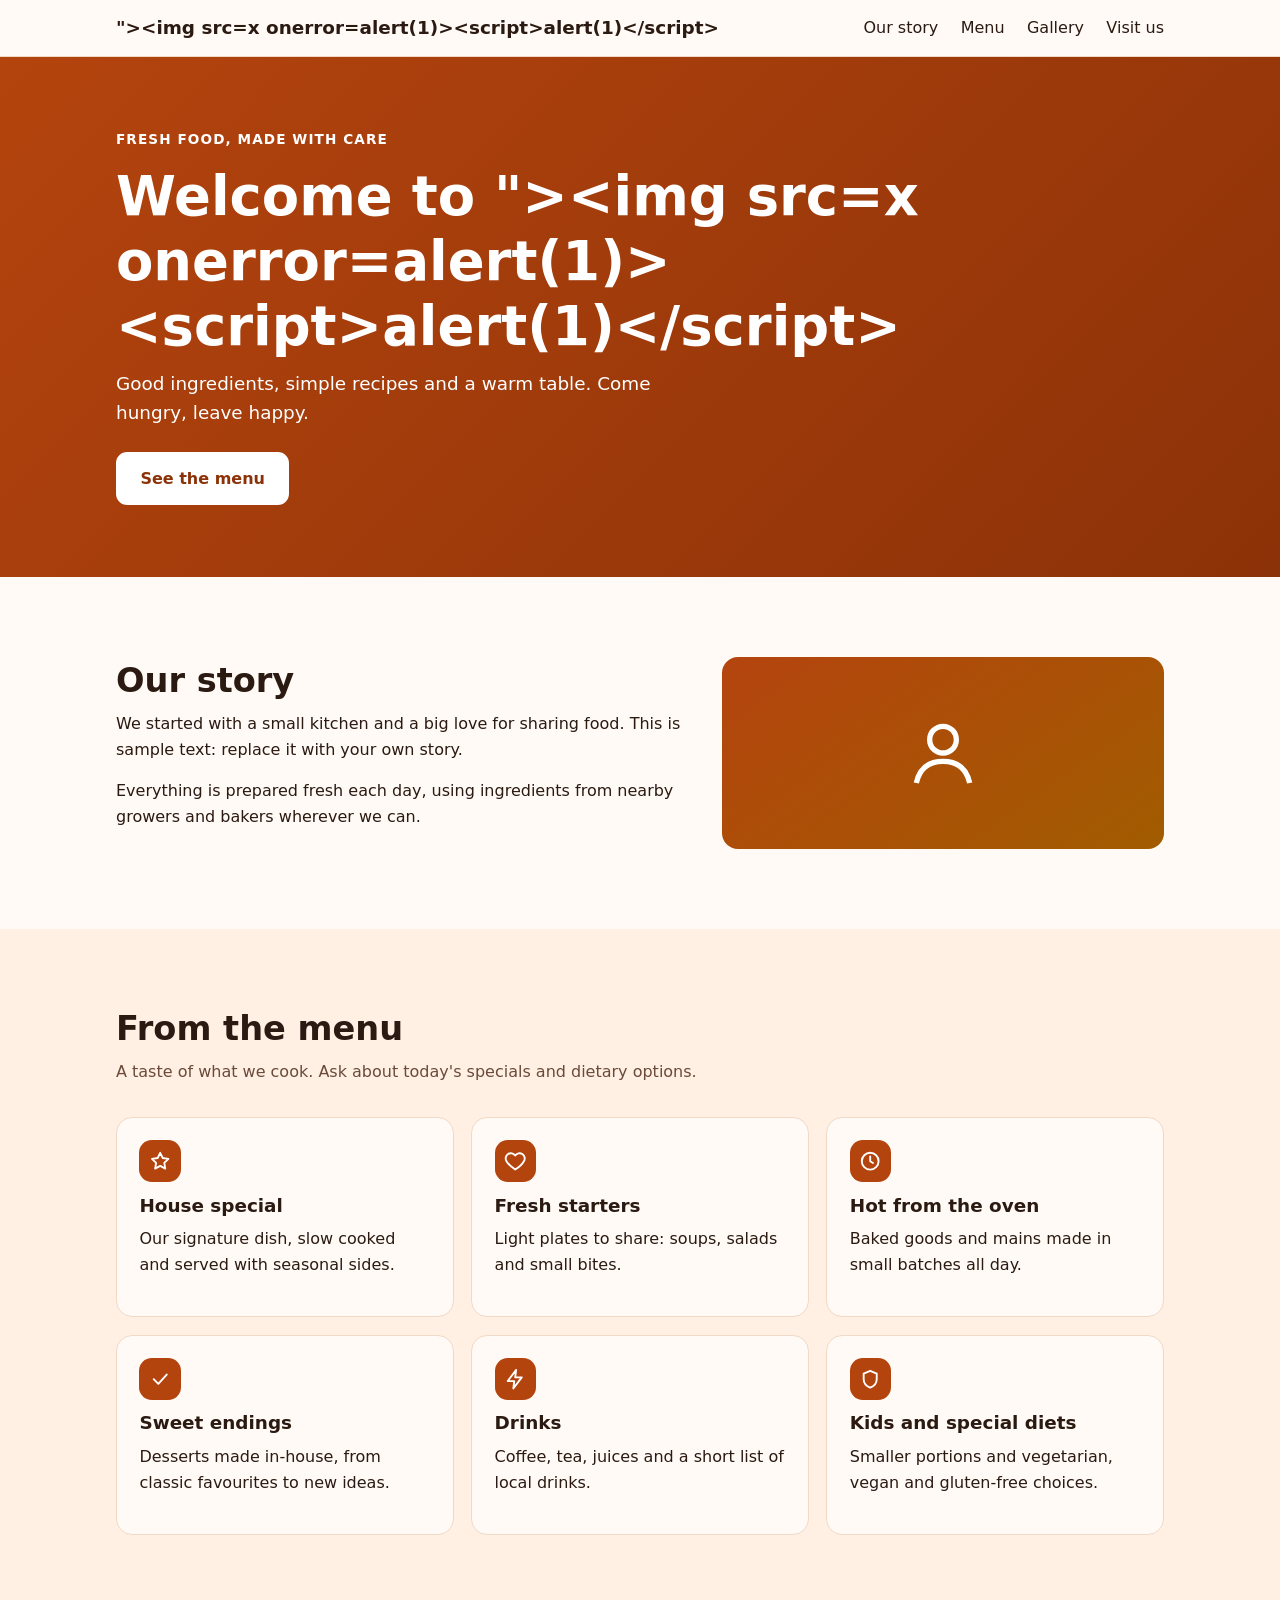
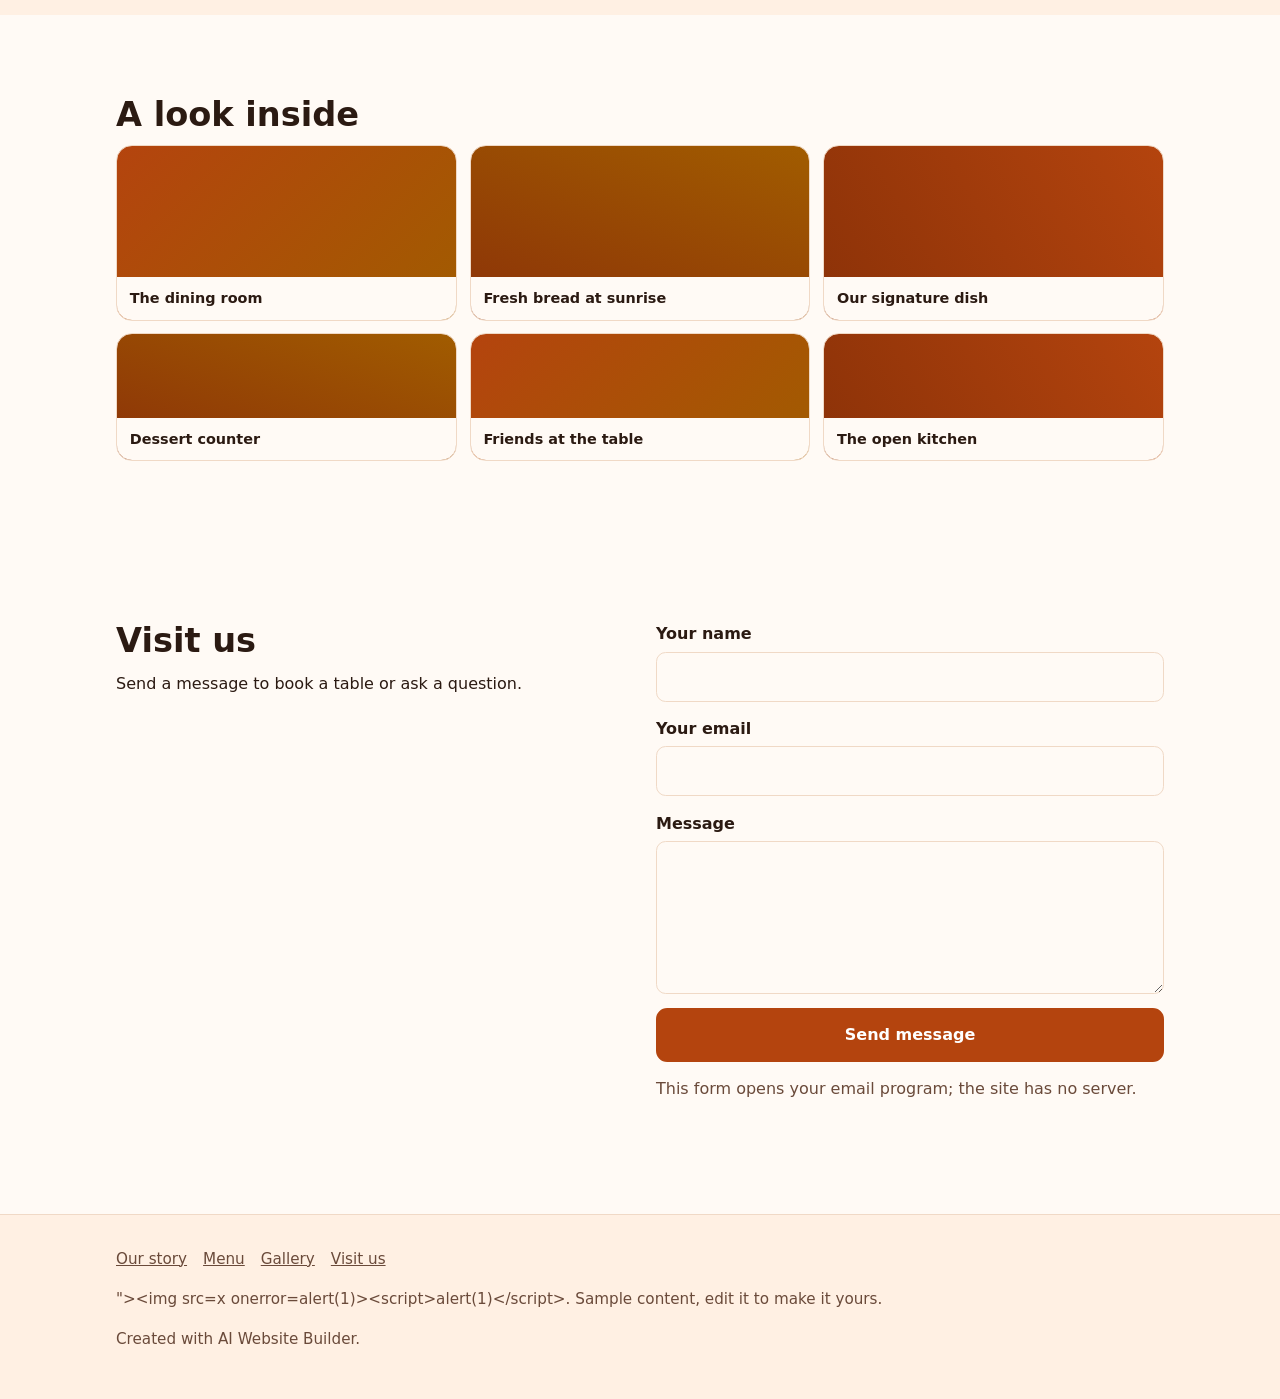
<file: docs/test-evidence/live-verification-2026-10-03/export-xss-name-project24/x/index.html>
<!DOCTYPE html>
<html lang="en" data-palette="sunset" data-font="sans">
<head>
  <meta charset="utf-8">
  <meta name="viewport" content="width=device-width, initial-scale=1">
  <title>&#34;&gt;&lt;img src=x onerror=alert(1)&gt;&lt;script&gt;alert(1)&lt;/script&gt;</title>
  <meta name="description" content="&#34;&gt;&lt;img src=x onerror=alert(1)&gt;&lt;script&gt;alert(1)&lt;/script&gt; - Fresh food, made with care">
  <link rel="stylesheet" href="style.css">
</head>
<body id="top">
<a class="skip" href="#main">Skip to content</a>
<header class="site-header" id="navbar">
  <nav class="nav container" aria-label="Main">
    <a class="brand" href="#top">&#34;&gt;&lt;img src=x onerror=alert(1)&gt;&lt;script&gt;alert(1)&lt;/script&gt;</a>
    <button class="nav-toggle" type="button" aria-expanded="false" aria-controls="nav-links" aria-label="Toggle menu"><span class="bar"></span><span class="bar"></span><span class="bar"></span></button>
    <ul class="nav-links" id="nav-links">
      <li><a href="#about">Our story</a></li>
      <li><a href="#features">Menu</a></li>
      <li><a href="#gallery">Gallery</a></li>
      <li><a href="#contact">Visit us</a></li>
    </ul>
  </nav>
</header>
<main id="main">
<section class="hero" id="hero" aria-labelledby="hero-title">
  <div class="container">
    <p class="eyebrow">Fresh food, made with care</p>
    <h1 id="hero-title">Welcome to &#34;&gt;&lt;img src=x onerror=alert(1)&gt;&lt;script&gt;alert(1)&lt;/script&gt;</h1>
    <p class="lead">Good ingredients, simple recipes and a warm table. Come hungry, leave happy.</p>
    <div class="hero-actions"><a class="btn" href="#features">See the menu</a></div>
  </div>
</section>
<section id="about" aria-labelledby="about-title">
  <div class="container about-grid">
    <div>
      <h2 id="about-title">Our story</h2>
      <p>We started with a small kitchen and a big love for sharing food. This is sample text: replace it with your own story.</p>
      <p>Everything is prepared fresh each day, using ingredients from nearby growers and bakers wherever we can.</p>
    </div>
    <div class="about-art" role="img" aria-label="Decorative illustration"><svg viewBox="0 0 24 24" focusable="false"><circle cx="12" cy="8" r="4"/><path d="M4 21c1-4.5 4-6.5 8-6.5s7 2 8 6.5"/></svg></div>
  </div>
</section>

<section class="alt" id="features" aria-labelledby="features-title">
  <div class="container">
    <h2 id="features-title">From the menu</h2>
    <p class="section-intro">A taste of what we cook. Ask about today&#39;s specials and dietary options.</p>
    <div class="card-grid cols">
      <article class="card">
        <span class="icon" aria-hidden="true"><svg viewBox="0 0 24 24" focusable="false"><path d="m12 3 2.7 5.6 6.1.9-4.4 4.3 1 6.1L12 17l-5.4 2.9 1-6.1-4.4-4.3 6.1-.9z"/></svg></span>
        <h3>House special</h3>
        <p>Our signature dish, slow cooked and served with seasonal sides.</p>
      </article>
      <article class="card">
        <span class="icon" aria-hidden="true"><svg viewBox="0 0 24 24" focusable="false"><path d="M12 21s-7-4.6-9.3-9A5.3 5.3 0 0 1 12 6a5.3 5.3 0 0 1 9.3 6c-2.3 4.4-9.3 9-9.3 9z"/></svg></span>
        <h3>Fresh starters</h3>
        <p>Light plates to share: soups, salads and small bites.</p>
      </article>
      <article class="card">
        <span class="icon" aria-hidden="true"><svg viewBox="0 0 24 24" focusable="false"><circle cx="12" cy="12" r="9"/><path d="M12 7v5l3 2"/></svg></span>
        <h3>Hot from the oven</h3>
        <p>Baked goods and mains made in small batches all day.</p>
      </article>
      <article class="card">
        <span class="icon" aria-hidden="true"><svg viewBox="0 0 24 24" focusable="false"><path d="m5 12 5 5 9-10"/></svg></span>
        <h3>Sweet endings</h3>
        <p>Desserts made in-house, from classic favourites to new ideas.</p>
      </article>
      <article class="card">
        <span class="icon" aria-hidden="true"><svg viewBox="0 0 24 24" focusable="false"><path d="M13 2 4 14h7l-1 8 9-12h-7z"/></svg></span>
        <h3>Drinks</h3>
        <p>Coffee, tea, juices and a short list of local drinks.</p>
      </article>
      <article class="card">
        <span class="icon" aria-hidden="true"><svg viewBox="0 0 24 24" focusable="false"><path d="M12 3 5 6v6c0 4.4 3 7.4 7 9 4-1.6 7-4.6 7-9V6z"/></svg></span>
        <h3>Kids and special diets</h3>
        <p>Smaller portions and vegetarian, vegan and gluten-free choices.</p>
      </article>
    </div>
  </div>
</section>
<section id="gallery" aria-labelledby="gallery-title">
  <div class="container">
    <h2 id="gallery-title">A look inside</h2>
    <div class="gallery-grid">
      <figure class="tile" role="img" aria-label="The dining room"><figcaption>The dining room</figcaption></figure>
      <figure class="tile" role="img" aria-label="Fresh bread at sunrise"><figcaption>Fresh bread at sunrise</figcaption></figure>
      <figure class="tile" role="img" aria-label="Our signature dish"><figcaption>Our signature dish</figcaption></figure>
      <figure class="tile" role="img" aria-label="Dessert counter"><figcaption>Dessert counter</figcaption></figure>
      <figure class="tile" role="img" aria-label="Friends at the table"><figcaption>Friends at the table</figcaption></figure>
      <figure class="tile" role="img" aria-label="The open kitchen"><figcaption>The open kitchen</figcaption></figure>
    </div>
  </div>
</section>
<section id="contact" aria-labelledby="contact-title">
  <div class="container contact-grid">
    <div>
      <h2 id="contact-title">Visit us</h2>
      <p>Send a message to book a table or ask a question.</p>
      <ul class="contact-details">
      </ul>
    </div>
    <form class="contact-form" action="mailto:hello@example.com" method="post" enctype="text/plain">
      <label for="contact-name">Your name <input id="contact-name" name="name" type="text" autocomplete="name" required></label>
      <label for="contact-email">Your email <input id="contact-email" name="email" type="email" autocomplete="email" required></label>
      <label for="contact-message">Message <textarea id="contact-message" name="message" rows="5" required></textarea></label>
      <button class="btn" type="submit">Send message</button>
      <p class="section-intro">This form opens your email program; the site has no server.</p>
    </form>
  </div>
</section>
</main>
<footer class="site-footer" id="footer">
  <div class="container">
    <ul class="footer-links">
      <li><a href="#about">Our story</a></li>
      <li><a href="#features">Menu</a></li>
      <li><a href="#gallery">Gallery</a></li>
      <li><a href="#contact">Visit us</a></li>
    </ul>
    <p>&#34;&gt;&lt;img src=x onerror=alert(1)&gt;&lt;script&gt;alert(1)&lt;/script&gt;. Sample content, edit it to make it yours.</p>
    <p>Created with AI Website Builder.</p>
  </div>
</footer>
<script src="script.js" defer></script>
</body>
</html>
</file>
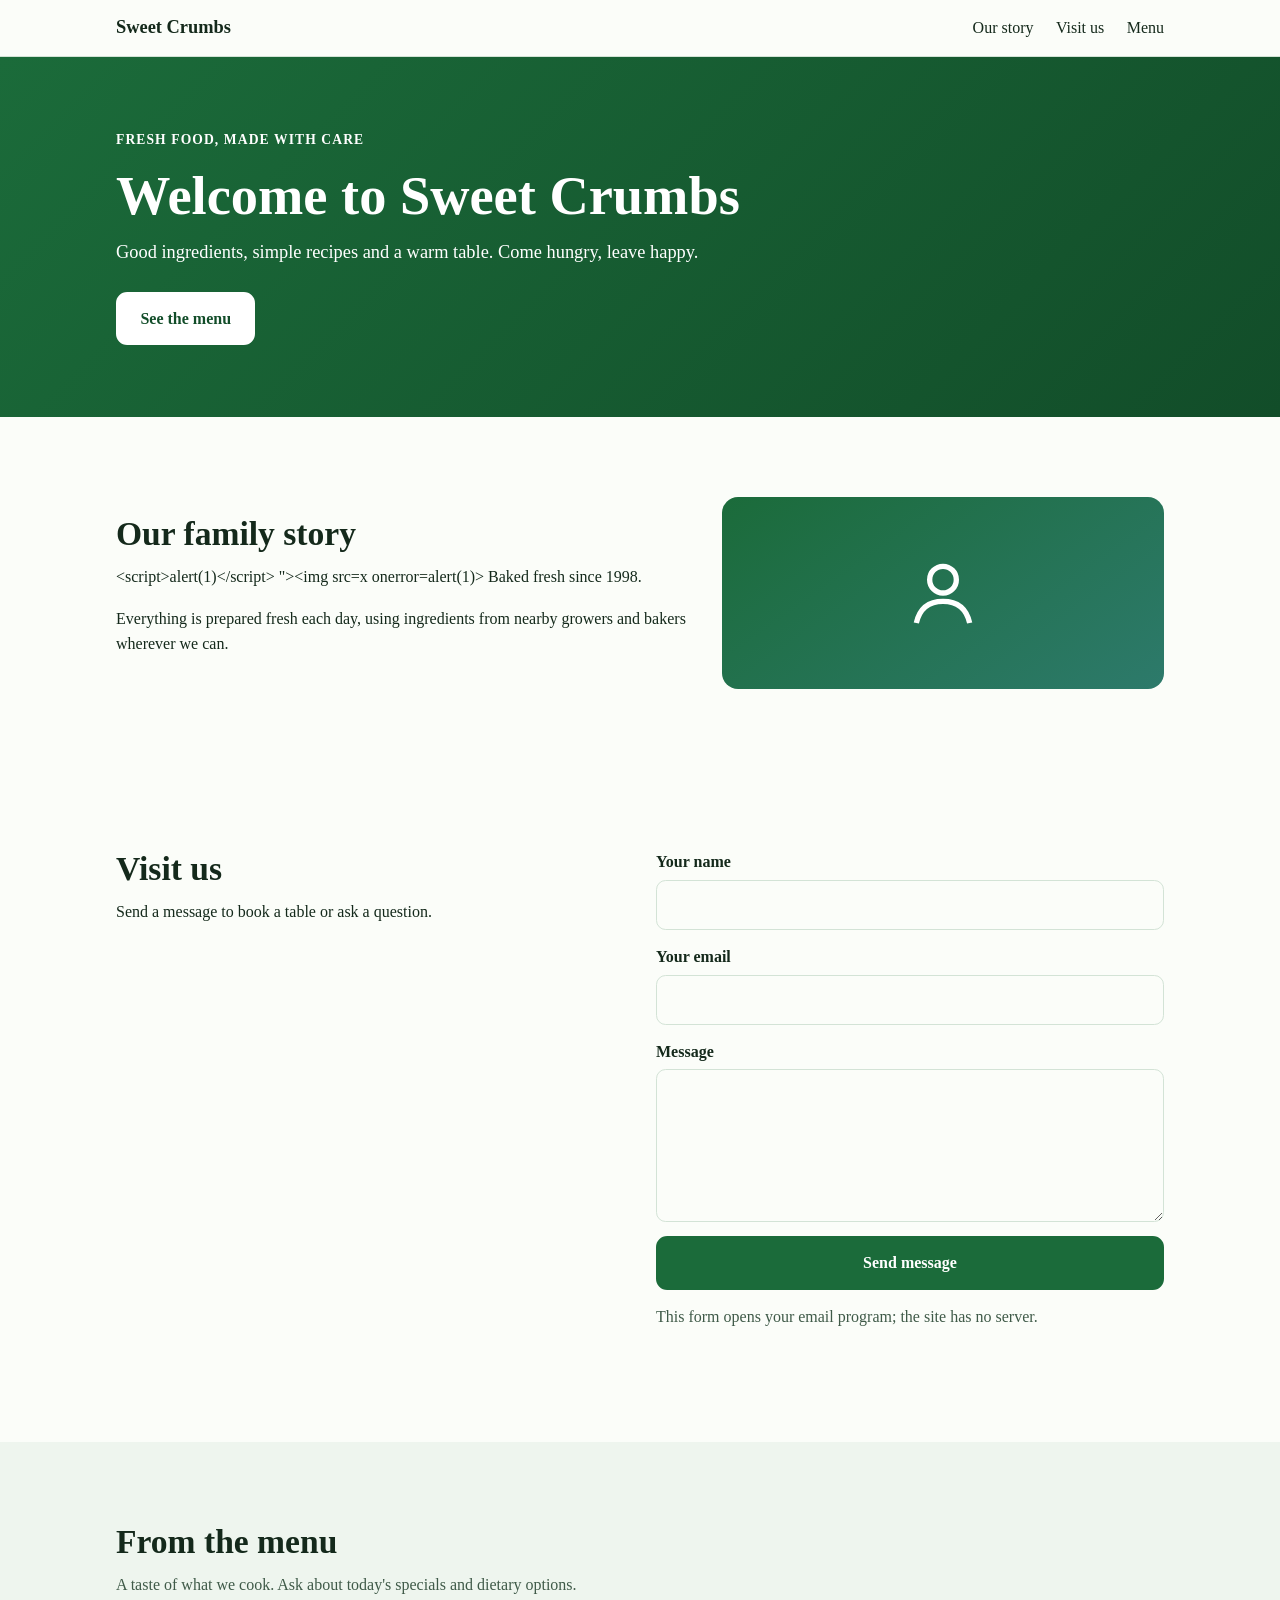
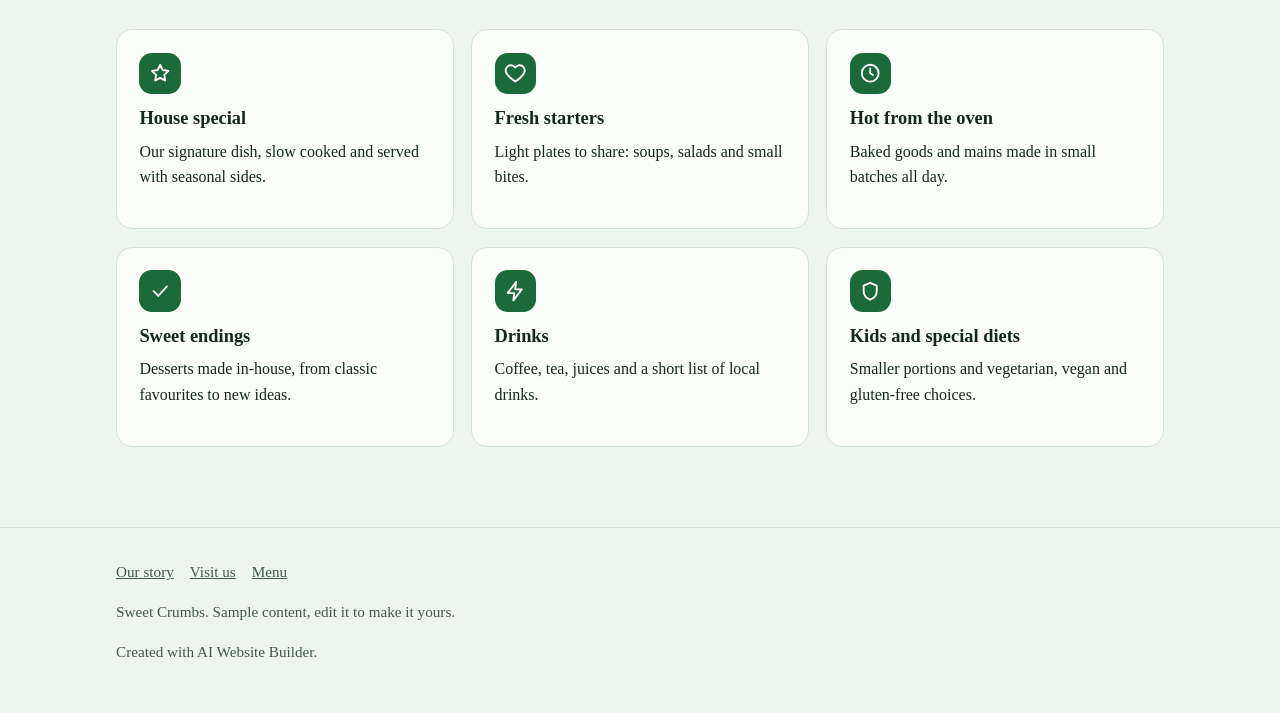
<file: docs/test-evidence/live-verification-2026-10-03/export-xss-project16/x/index.html>
<!DOCTYPE html>
<html lang="en" data-palette="forest" data-font="serif">
<head>
  <meta charset="utf-8">
  <meta name="viewport" content="width=device-width, initial-scale=1">
  <title>Sweet Crumbs</title>
  <meta name="description" content="Sweet Crumbs - Fresh food, made with care">
  <link rel="stylesheet" href="style.css">
</head>
<body id="top">
<a class="skip" href="#main">Skip to content</a>
<header class="site-header" id="navbar">
  <nav class="nav container" aria-label="Main">
    <a class="brand" href="#top">Sweet Crumbs</a>
    <button class="nav-toggle" type="button" aria-expanded="false" aria-controls="nav-links" aria-label="Toggle menu"><span class="bar"></span><span class="bar"></span><span class="bar"></span></button>
    <ul class="nav-links" id="nav-links">
      <li><a href="#about">Our story</a></li>
      <li><a href="#contact">Visit us</a></li>
      <li><a href="#features">Menu</a></li>
    </ul>
  </nav>
</header>
<main id="main">
<section class="hero" id="hero" aria-labelledby="hero-title">
  <div class="container">
    <p class="eyebrow">Fresh food, made with care</p>
    <h1 id="hero-title">Welcome to Sweet Crumbs</h1>
    <p class="lead">Good ingredients, simple recipes and a warm table. Come hungry, leave happy.</p>
    <div class="hero-actions"><a class="btn" href="#features">See the menu</a></div>
  </div>
</section>
<section id="about" aria-labelledby="about-title">
  <div class="container about-grid">
    <div>
      <h2 id="about-title">Our family story</h2>
      <p>&lt;script&gt;alert(1)&lt;/script&gt; &#34;&gt;&lt;img src=x onerror=alert(1)&gt; Baked fresh since 1998.</p>
      <p>Everything is prepared fresh each day, using ingredients from nearby growers and bakers wherever we can.</p>
    </div>
    <div class="about-art" role="img" aria-label="Decorative illustration"><svg viewBox="0 0 24 24" focusable="false"><circle cx="12" cy="8" r="4"/><path d="M4 21c1-4.5 4-6.5 8-6.5s7 2 8 6.5"/></svg></div>
  </div>
</section>
<section id="contact" aria-labelledby="contact-title">
  <div class="container contact-grid">
    <div>
      <h2 id="contact-title">Visit us</h2>
      <p>Send a message to book a table or ask a question.</p>
      <ul class="contact-details">
      </ul>
    </div>
    <form class="contact-form" action="mailto:hello@example.com" method="post" enctype="text/plain">
      <label for="contact-name">Your name <input id="contact-name" name="name" type="text" autocomplete="name" required></label>
      <label for="contact-email">Your email <input id="contact-email" name="email" type="email" autocomplete="email" required></label>
      <label for="contact-message">Message <textarea id="contact-message" name="message" rows="5" required></textarea></label>
      <button class="btn" type="submit">Send message</button>
      <p class="section-intro">This form opens your email program; the site has no server.</p>
    </form>
  </div>
</section>

<section class="alt" id="features" aria-labelledby="features-title">
  <div class="container">
    <h2 id="features-title">From the menu</h2>
    <p class="section-intro">A taste of what we cook. Ask about today&#39;s specials and dietary options.</p>
    <div class="card-grid cols">
      <article class="card">
        <span class="icon" aria-hidden="true"><svg viewBox="0 0 24 24" focusable="false"><path d="m12 3 2.7 5.6 6.1.9-4.4 4.3 1 6.1L12 17l-5.4 2.9 1-6.1-4.4-4.3 6.1-.9z"/></svg></span>
        <h3>House special</h3>
        <p>Our signature dish, slow cooked and served with seasonal sides.</p>
      </article>
      <article class="card">
        <span class="icon" aria-hidden="true"><svg viewBox="0 0 24 24" focusable="false"><path d="M12 21s-7-4.6-9.3-9A5.3 5.3 0 0 1 12 6a5.3 5.3 0 0 1 9.3 6c-2.3 4.4-9.3 9-9.3 9z"/></svg></span>
        <h3>Fresh starters</h3>
        <p>Light plates to share: soups, salads and small bites.</p>
      </article>
      <article class="card">
        <span class="icon" aria-hidden="true"><svg viewBox="0 0 24 24" focusable="false"><circle cx="12" cy="12" r="9"/><path d="M12 7v5l3 2"/></svg></span>
        <h3>Hot from the oven</h3>
        <p>Baked goods and mains made in small batches all day.</p>
      </article>
      <article class="card">
        <span class="icon" aria-hidden="true"><svg viewBox="0 0 24 24" focusable="false"><path d="m5 12 5 5 9-10"/></svg></span>
        <h3>Sweet endings</h3>
        <p>Desserts made in-house, from classic favourites to new ideas.</p>
      </article>
      <article class="card">
        <span class="icon" aria-hidden="true"><svg viewBox="0 0 24 24" focusable="false"><path d="M13 2 4 14h7l-1 8 9-12h-7z"/></svg></span>
        <h3>Drinks</h3>
        <p>Coffee, tea, juices and a short list of local drinks.</p>
      </article>
      <article class="card">
        <span class="icon" aria-hidden="true"><svg viewBox="0 0 24 24" focusable="false"><path d="M12 3 5 6v6c0 4.4 3 7.4 7 9 4-1.6 7-4.6 7-9V6z"/></svg></span>
        <h3>Kids and special diets</h3>
        <p>Smaller portions and vegetarian, vegan and gluten-free choices.</p>
      </article>
    </div>
  </div>
</section>
</main>
<footer class="site-footer" id="footer">
  <div class="container">
    <ul class="footer-links">
      <li><a href="#about">Our story</a></li>
      <li><a href="#contact">Visit us</a></li>
      <li><a href="#features">Menu</a></li>
    </ul>
    <p>Sweet Crumbs. Sample content, edit it to make it yours.</p>
    <p>Created with AI Website Builder.</p>
  </div>
</footer>
<script src="script.js" defer></script>
</body>
</html>
</file>
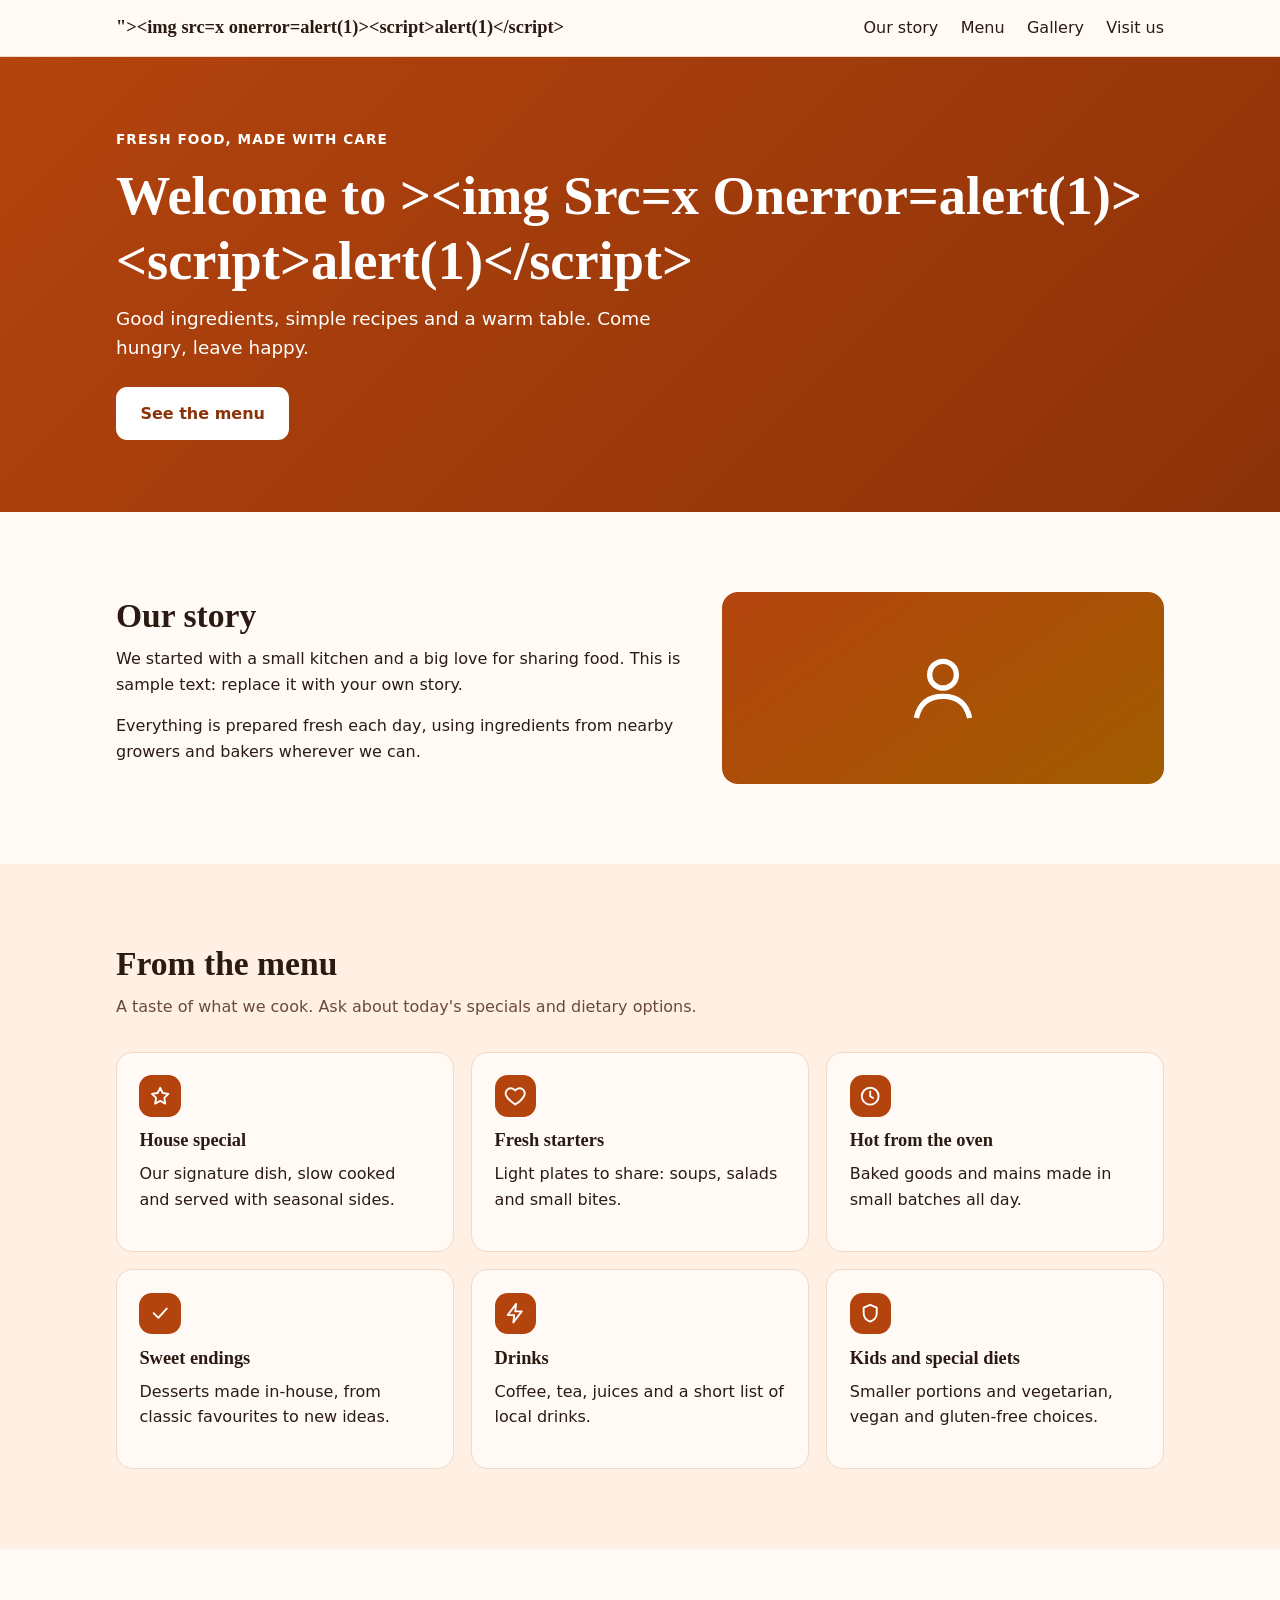
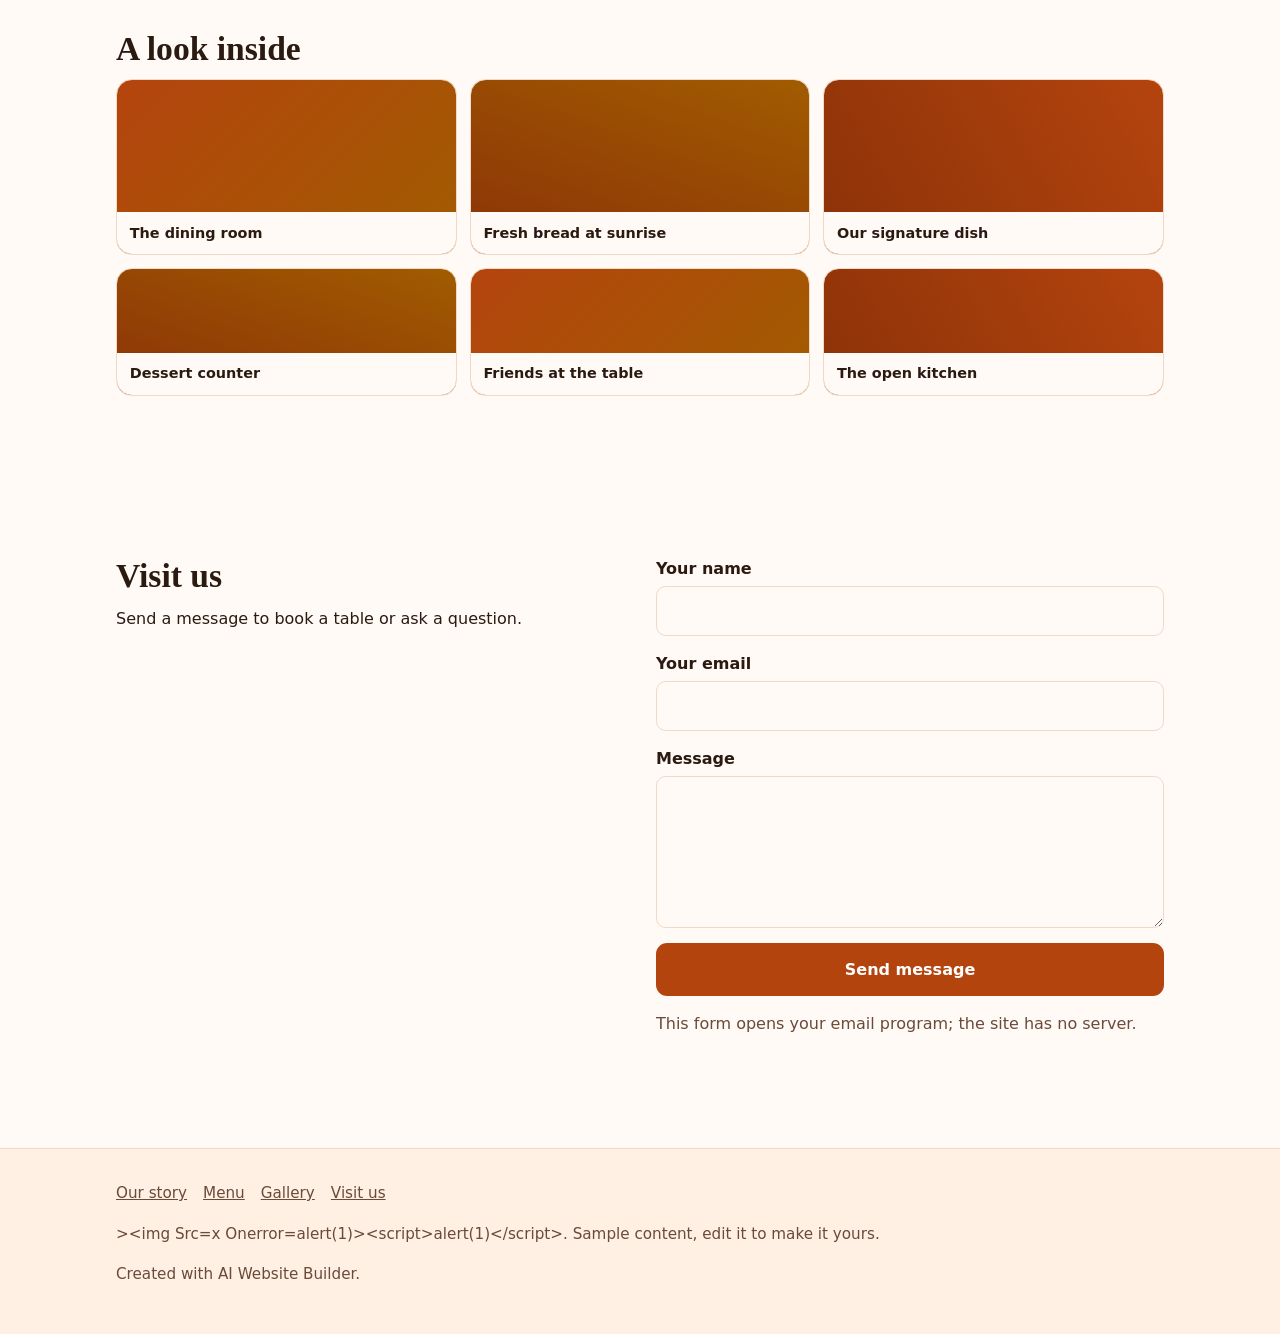
<file: docs/test-evidence/final-signoff-local/xss-preview.html>
<!DOCTYPE html>
<html lang="en" data-palette="sunset" data-font="editorial">
<head>
  <meta charset="utf-8">
  <meta name="viewport" content="width=device-width, initial-scale=1">
  <title>&#34;&gt;&lt;img src=x onerror=alert(1)&gt;&lt;script&gt;alert(1)&lt;/script&gt;</title>
  <meta name="description" content="&#34;&gt;&lt;img src=x onerror=alert(1)&gt;&lt;script&gt;alert(1)&lt;/script&gt; - Fresh food, made with care">
  <style>
/* Base styles for every generated site. Mobile-first; colours and fonts come from the theme files. */
*, *::before, *::after { box-sizing: border-box; }
html { scroll-behavior: smooth; scroll-padding-top: 4.5rem; }
body { margin: 0; background: var(--bg); color: var(--text); font-family: var(--font-body); line-height: 1.6; font-size: 1rem; }
h1, h2, h3 { font-family: var(--font-head); line-height: 1.2; margin: 0 0 .6rem; }
h1 { font-size: clamp(2rem, 6vw, 3.4rem); }
h2 { font-size: clamp(1.5rem, 4vw, 2.1rem); }
h3 { font-size: 1.15rem; }
p { margin: 0 0 1rem; }
a { color: var(--primary); }
img, svg { max-width: 100%; }
.container { width: 100%; max-width: 68rem; margin: 0 auto; padding: 0 1.25rem; }
.skip { position: absolute; left: -999px; top: 0; background: var(--primary); color: var(--on-primary); padding: .6rem 1rem; z-index: 100; }
.skip:focus { left: .5rem; top: .5rem; }
:focus-visible { outline: 3px solid var(--accent); outline-offset: 2px; }

/* navbar */
.site-header { position: sticky; top: 0; z-index: 50; background: var(--bg); border-bottom: 1px solid var(--border); }
.nav { display: flex; align-items: center; justify-content: space-between; min-height: 3.5rem; position: relative; }
.brand { font-family: var(--font-head); font-weight: 700; font-size: 1.15rem; color: var(--text); text-decoration: none; }
.nav-toggle { display: inline-flex; flex-direction: column; justify-content: center; gap: 5px; width: 2.6rem; height: 2.6rem; padding: .6rem; background: transparent; border: 1px solid var(--border); border-radius: .6rem; cursor: pointer; }
.nav-toggle .bar { display: block; height: 2px; background: var(--text); border-radius: 2px; }
.nav-links { display: none; list-style: none; margin: 0; padding: .5rem 1.25rem 1rem; position: absolute; top: 100%; left: 0; right: 0; background: var(--bg); border-bottom: 1px solid var(--border); }
.nav-links.open { display: block; }
.nav-links a { display: block; padding: .6rem 0; color: var(--text); text-decoration: none; font-weight: 500; }
.nav-links a:hover { color: var(--primary); }

/* sections */
section { padding: 3.5rem 0; }
.section-intro { color: var(--muted); max-width: 40rem; margin-bottom: 2rem; }
.alt { background: var(--surface); }
.btn { display: inline-block; background: var(--primary); color: var(--on-primary); padding: .75rem 1.4rem; border-radius: .7rem; font-weight: 600; text-decoration: none; border: 2px solid var(--primary); cursor: pointer; font: inherit; font-weight: 600; }
.btn:hover { filter: brightness(1.08); }
.btn.secondary { background: transparent; color: var(--primary); }

.hero { background: linear-gradient(135deg, var(--primary), var(--primary-2)); color: var(--on-primary); padding: 4.5rem 0; }
.hero .eyebrow { text-transform: uppercase; letter-spacing: .08em; font-size: .85rem; font-weight: 600; margin-bottom: .8rem; }
.hero .lead { font-size: 1.15rem; max-width: 38rem; }
.hero .btn { background: var(--on-primary); color: var(--primary-2); border-color: var(--on-primary); }
.hero-actions { margin-top: 1.5rem; }

.about-grid { display: grid; gap: 2rem; align-items: center; }
.about-art { min-height: 12rem; border-radius: 1rem; background: linear-gradient(145deg, var(--primary), var(--accent)); display: grid; place-items: center; color: var(--on-primary); }
.about-art svg { width: 5rem; height: 5rem; fill: none; stroke: currentColor; stroke-width: 1.6; }

.card-grid { display: grid; gap: 1.1rem; }
.card { background: var(--surface); border: 1px solid var(--border); border-radius: 1rem; padding: 1.4rem; }
.alt .card { background: var(--bg); }
.icon { width: 2.6rem; height: 2.6rem; border-radius: .8rem; background: var(--primary); color: var(--on-primary); display: grid; place-items: center; margin-bottom: .8rem; }
.icon svg { width: 1.4rem; height: 1.4rem; fill: none; stroke: currentColor; stroke-width: 2; stroke-linecap: round; stroke-linejoin: round; }

.gallery-grid { display: grid; grid-template-columns: repeat(2, 1fr); gap: .8rem; margin: 0; padding: 0; }
.tile { margin: 0; border-radius: 1rem; overflow: hidden; min-height: 8rem; display: flex; align-items: flex-end; border: 1px solid var(--border); }
.tile figcaption { width: 100%; padding: .6rem .8rem; font-size: .9rem; font-weight: 600; background: var(--bg); color: var(--text); }
.tile { background: linear-gradient(135deg, var(--primary), var(--accent)); }
.tile:nth-child(2n) { background: linear-gradient(200deg, var(--accent), var(--primary-2)); }
.tile:nth-child(3n) { background: linear-gradient(60deg, var(--primary-2), var(--primary)); }
.tile:nth-child(1) { min-height: 11rem; }

.plan { display: flex; flex-direction: column; }
.plan.highlight { border: 2px solid var(--primary); }
.price { font-family: var(--font-head); font-size: 2rem; font-weight: 700; margin: 0; }
.period { color: var(--muted); font-size: .9rem; margin-bottom: 1rem; }
.plan ul { padding-left: 1.1rem; margin: 0 0 1.2rem; flex: 1; }
.plan .btn { text-align: center; }

blockquote { margin: 0; }
blockquote p { font-size: 1.05rem; }
blockquote footer { color: var(--muted); font-size: .9rem; }

details { background: var(--surface); border: 1px solid var(--border); border-radius: .8rem; padding: .9rem 1.1rem; margin-bottom: .7rem; }
.alt details { background: var(--bg); }
summary { cursor: pointer; font-weight: 600; }
details p { margin: .7rem 0 0; color: var(--muted); }

.contact-grid { display: grid; gap: 2rem; }
.contact-form { display: grid; gap: .9rem; }
.contact-form label { font-weight: 600; display: grid; gap: .3rem; }
.contact-form input, .contact-form textarea { font: inherit; padding: .7rem .8rem; border: 1px solid var(--border); border-radius: .6rem; background: var(--bg); color: var(--text); }
.contact-details { list-style: none; margin: 1rem 0 0; padding: 0; color: var(--muted); }
.contact-details li { margin-bottom: .4rem; }

.site-footer { padding: 2rem 0; background: var(--surface); border-top: 1px solid var(--border); color: var(--muted); font-size: .95rem; }
.site-footer a { color: var(--muted); }
.footer-links { list-style: none; padding: 0; margin: 0 0 1rem; display: flex; flex-wrap: wrap; gap: 1rem; }

@media (min-width: 640px) {
  .gallery-grid { grid-template-columns: repeat(3, 1fr); }
  .card-grid.cols { grid-template-columns: repeat(2, 1fr); }
  .contact-grid { grid-template-columns: 1fr 1fr; }
}
@media (min-width: 900px) {
  .nav-toggle { display: none; }
  .nav-links { display: flex; gap: 1.4rem; position: static; padding: 0; border: 0; background: transparent; }
  .nav-links a { padding: .4rem 0; }
  .about-grid { grid-template-columns: 1.3fr 1fr; }
  .card-grid.cols { grid-template-columns: repeat(3, 1fr); }
  .plans { grid-template-columns: repeat(3, 1fr); }
  section { padding: 5rem 0; }
}
@media (prefers-reduced-motion: reduce) { html { scroll-behavior: auto; } }

/* Palette: sunset */
:root {
  --bg: #fffaf5;
  --surface: #fff0e3;
  --text: #2b1a12;
  --muted: #6a4a3a;
  --primary: #b4440e;
  --on-primary: #ffffff;
  --primary-2: #8c3208;
  --border: #f0d9c6;
  --accent: #a15c00;
}

/* Font stack: editorial (system fonts only) */
:root {
  --font-body: system-ui, -apple-system, "Segoe UI", Roboto, "Helvetica Neue", Arial, sans-serif;
  --font-head: Georgia, "Times New Roman", Times, serif;
}

  </style>
</head>
<body id="top">
<a class="skip" href="#main">Skip to content</a>
<header class="site-header" id="navbar">
  <nav class="nav container" aria-label="Main">
    <a class="brand" href="#top">&#34;&gt;&lt;img src=x onerror=alert(1)&gt;&lt;script&gt;alert(1)&lt;/script&gt;</a>
    <button class="nav-toggle" type="button" aria-expanded="false" aria-controls="nav-links" aria-label="Toggle menu"><span class="bar"></span><span class="bar"></span><span class="bar"></span></button>
    <ul class="nav-links" id="nav-links">
      <li><a href="#about">Our story</a></li>
      <li><a href="#features">Menu</a></li>
      <li><a href="#gallery">Gallery</a></li>
      <li><a href="#contact">Visit us</a></li>
    </ul>
  </nav>
</header>
<main id="main">
<section class="hero" id="hero" aria-labelledby="hero-title">
  <div class="container">
    <p class="eyebrow">Fresh food, made with care</p>
    <h1 id="hero-title">Welcome to &gt;&lt;img Src=x Onerror=alert(1)&gt;&lt;script&gt;alert(1)&lt;/script&gt;</h1>
    <p class="lead">Good ingredients, simple recipes and a warm table. Come hungry, leave happy.</p>
    <div class="hero-actions"><a class="btn" href="#features">See the menu</a></div>
  </div>
</section>
<section id="about" aria-labelledby="about-title">
  <div class="container about-grid">
    <div>
      <h2 id="about-title">Our story</h2>
      <p>We started with a small kitchen and a big love for sharing food. This is sample text: replace it with your own story.</p>
      <p>Everything is prepared fresh each day, using ingredients from nearby growers and bakers wherever we can.</p>
    </div>
    <div class="about-art" role="img" aria-label="Decorative illustration"><svg viewBox="0 0 24 24" focusable="false"><circle cx="12" cy="8" r="4"/><path d="M4 21c1-4.5 4-6.5 8-6.5s7 2 8 6.5"/></svg></div>
  </div>
</section>

<section class="alt" id="features" aria-labelledby="features-title">
  <div class="container">
    <h2 id="features-title">From the menu</h2>
    <p class="section-intro">A taste of what we cook. Ask about today&#39;s specials and dietary options.</p>
    <div class="card-grid cols">
      <article class="card">
        <span class="icon" aria-hidden="true"><svg viewBox="0 0 24 24" focusable="false"><path d="m12 3 2.7 5.6 6.1.9-4.4 4.3 1 6.1L12 17l-5.4 2.9 1-6.1-4.4-4.3 6.1-.9z"/></svg></span>
        <h3>House special</h3>
        <p>Our signature dish, slow cooked and served with seasonal sides.</p>
      </article>
      <article class="card">
        <span class="icon" aria-hidden="true"><svg viewBox="0 0 24 24" focusable="false"><path d="M12 21s-7-4.6-9.3-9A5.3 5.3 0 0 1 12 6a5.3 5.3 0 0 1 9.3 6c-2.3 4.4-9.3 9-9.3 9z"/></svg></span>
        <h3>Fresh starters</h3>
        <p>Light plates to share: soups, salads and small bites.</p>
      </article>
      <article class="card">
        <span class="icon" aria-hidden="true"><svg viewBox="0 0 24 24" focusable="false"><circle cx="12" cy="12" r="9"/><path d="M12 7v5l3 2"/></svg></span>
        <h3>Hot from the oven</h3>
        <p>Baked goods and mains made in small batches all day.</p>
      </article>
      <article class="card">
        <span class="icon" aria-hidden="true"><svg viewBox="0 0 24 24" focusable="false"><path d="m5 12 5 5 9-10"/></svg></span>
        <h3>Sweet endings</h3>
        <p>Desserts made in-house, from classic favourites to new ideas.</p>
      </article>
      <article class="card">
        <span class="icon" aria-hidden="true"><svg viewBox="0 0 24 24" focusable="false"><path d="M13 2 4 14h7l-1 8 9-12h-7z"/></svg></span>
        <h3>Drinks</h3>
        <p>Coffee, tea, juices and a short list of local drinks.</p>
      </article>
      <article class="card">
        <span class="icon" aria-hidden="true"><svg viewBox="0 0 24 24" focusable="false"><path d="M12 3 5 6v6c0 4.4 3 7.4 7 9 4-1.6 7-4.6 7-9V6z"/></svg></span>
        <h3>Kids and special diets</h3>
        <p>Smaller portions and vegetarian, vegan and gluten-free choices.</p>
      </article>
    </div>
  </div>
</section>
<section id="gallery" aria-labelledby="gallery-title">
  <div class="container">
    <h2 id="gallery-title">A look inside</h2>
    <div class="gallery-grid">
      <figure class="tile" role="img" aria-label="The dining room"><figcaption>The dining room</figcaption></figure>
      <figure class="tile" role="img" aria-label="Fresh bread at sunrise"><figcaption>Fresh bread at sunrise</figcaption></figure>
      <figure class="tile" role="img" aria-label="Our signature dish"><figcaption>Our signature dish</figcaption></figure>
      <figure class="tile" role="img" aria-label="Dessert counter"><figcaption>Dessert counter</figcaption></figure>
      <figure class="tile" role="img" aria-label="Friends at the table"><figcaption>Friends at the table</figcaption></figure>
      <figure class="tile" role="img" aria-label="The open kitchen"><figcaption>The open kitchen</figcaption></figure>
    </div>
  </div>
</section>
<section id="contact" aria-labelledby="contact-title">
  <div class="container contact-grid">
    <div>
      <h2 id="contact-title">Visit us</h2>
      <p>Send a message to book a table or ask a question.</p>
      <ul class="contact-details">
      </ul>
    </div>
    <form class="contact-form" action="mailto:hello@example.com" method="post" enctype="text/plain">
      <label for="contact-name">Your name <input id="contact-name" name="name" type="text" autocomplete="name" required></label>
      <label for="contact-email">Your email <input id="contact-email" name="email" type="email" autocomplete="email" required></label>
      <label for="contact-message">Message <textarea id="contact-message" name="message" rows="5" required></textarea></label>
      <button class="btn" type="submit">Send message</button>
      <p class="section-intro">This form opens your email program; the site has no server.</p>
    </form>
  </div>
</section>
</main>
<footer class="site-footer" id="footer">
  <div class="container">
    <ul class="footer-links">
      <li><a href="#about">Our story</a></li>
      <li><a href="#features">Menu</a></li>
      <li><a href="#gallery">Gallery</a></li>
      <li><a href="#contact">Visit us</a></li>
    </ul>
    <p>&gt;&lt;img Src=x Onerror=alert(1)&gt;&lt;script&gt;alert(1)&lt;/script&gt;. Sample content, edit it to make it yours.</p>
    <p>Created with AI Website Builder.</p>
  </div>
</footer>
<script>
/* Fixed script template: mobile menu toggle. Identical for every generated site. */
(function () {
  var toggle = document.querySelector('.nav-toggle');
  var links = document.getElementById('nav-links');
  if (!toggle || !links) { return; }
  function setOpen(open) {
    links.classList.toggle('open', open);
    toggle.setAttribute('aria-expanded', open ? 'true' : 'false');
  }
  toggle.addEventListener('click', function () { setOpen(!links.classList.contains('open')); });
  links.addEventListener('click', function (event) {
    if (event.target && event.target.tagName === 'A') { setOpen(false); }
  });
  document.addEventListener('keydown', function (event) {
    if (event.key === 'Escape') { setOpen(false); }
  });
}());

</script>
</body>
</html>
</file>
<file: docs/test-evidence/final-signoff-local/ex-codenest/style.css>
/* Base styles for every generated site. Mobile-first; colours and fonts come from the theme files. */
*, *::before, *::after { box-sizing: border-box; }
html { scroll-behavior: smooth; scroll-padding-top: 4.5rem; }
body { margin: 0; background: var(--bg); color: var(--text); font-family: var(--font-body); line-height: 1.6; font-size: 1rem; }
h1, h2, h3 { font-family: var(--font-head); line-height: 1.2; margin: 0 0 .6rem; }
h1 { font-size: clamp(2rem, 6vw, 3.4rem); }
h2 { font-size: clamp(1.5rem, 4vw, 2.1rem); }
h3 { font-size: 1.15rem; }
p { margin: 0 0 1rem; }
a { color: var(--primary); }
img, svg { max-width: 100%; }
.container { width: 100%; max-width: 68rem; margin: 0 auto; padding: 0 1.25rem; }
.skip { position: absolute; left: -999px; top: 0; background: var(--primary); color: var(--on-primary); padding: .6rem 1rem; z-index: 100; }
.skip:focus { left: .5rem; top: .5rem; }
:focus-visible { outline: 3px solid var(--accent); outline-offset: 2px; }

/* navbar */
.site-header { position: sticky; top: 0; z-index: 50; background: var(--bg); border-bottom: 1px solid var(--border); }
.nav { display: flex; align-items: center; justify-content: space-between; min-height: 3.5rem; position: relative; }
.brand { font-family: var(--font-head); font-weight: 700; font-size: 1.15rem; color: var(--text); text-decoration: none; }
.nav-toggle { display: inline-flex; flex-direction: column; justify-content: center; gap: 5px; width: 2.6rem; height: 2.6rem; padding: .6rem; background: transparent; border: 1px solid var(--border); border-radius: .6rem; cursor: pointer; }
.nav-toggle .bar { display: block; height: 2px; background: var(--text); border-radius: 2px; }
.nav-links { display: none; list-style: none; margin: 0; padding: .5rem 1.25rem 1rem; position: absolute; top: 100%; left: 0; right: 0; background: var(--bg); border-bottom: 1px solid var(--border); }
.nav-links.open { display: block; }
.nav-links a { display: block; padding: .6rem 0; color: var(--text); text-decoration: none; font-weight: 500; }
.nav-links a:hover { color: var(--primary); }

/* sections */
section { padding: 3.5rem 0; }
.section-intro { color: var(--muted); max-width: 40rem; margin-bottom: 2rem; }
.alt { background: var(--surface); }
.btn { display: inline-block; background: var(--primary); color: var(--on-primary); padding: .75rem 1.4rem; border-radius: .7rem; font-weight: 600; text-decoration: none; border: 2px solid var(--primary); cursor: pointer; font: inherit; font-weight: 600; }
.btn:hover { filter: brightness(1.08); }
.btn.secondary { background: transparent; color: var(--primary); }

.hero { background: linear-gradient(135deg, var(--primary), var(--primary-2)); color: var(--on-primary); padding: 4.5rem 0; }
.hero .eyebrow { text-transform: uppercase; letter-spacing: .08em; font-size: .85rem; font-weight: 600; margin-bottom: .8rem; }
.hero .lead { font-size: 1.15rem; max-width: 38rem; }
.hero .btn { background: var(--on-primary); color: var(--primary-2); border-color: var(--on-primary); }
.hero-actions { margin-top: 1.5rem; }

.about-grid { display: grid; gap: 2rem; align-items: center; }
.about-art { min-height: 12rem; border-radius: 1rem; background: linear-gradient(145deg, var(--primary), var(--accent)); display: grid; place-items: center; color: var(--on-primary); }
.about-art svg { width: 5rem; height: 5rem; fill: none; stroke: currentColor; stroke-width: 1.6; }

.card-grid { display: grid; gap: 1.1rem; }
.card { background: var(--surface); border: 1px solid var(--border); border-radius: 1rem; padding: 1.4rem; }
.alt .card { background: var(--bg); }
.icon { width: 2.6rem; height: 2.6rem; border-radius: .8rem; background: var(--primary); color: var(--on-primary); display: grid; place-items: center; margin-bottom: .8rem; }
.icon svg { width: 1.4rem; height: 1.4rem; fill: none; stroke: currentColor; stroke-width: 2; stroke-linecap: round; stroke-linejoin: round; }

.gallery-grid { display: grid; grid-template-columns: repeat(2, 1fr); gap: .8rem; margin: 0; padding: 0; }
.tile { margin: 0; border-radius: 1rem; overflow: hidden; min-height: 8rem; display: flex; align-items: flex-end; border: 1px solid var(--border); }
.tile figcaption { width: 100%; padding: .6rem .8rem; font-size: .9rem; font-weight: 600; background: var(--bg); color: var(--text); }
.tile { background: linear-gradient(135deg, var(--primary), var(--accent)); }
.tile:nth-child(2n) { background: linear-gradient(200deg, var(--accent), var(--primary-2)); }
.tile:nth-child(3n) { background: linear-gradient(60deg, var(--primary-2), var(--primary)); }
.tile:nth-child(1) { min-height: 11rem; }

.plan { display: flex; flex-direction: column; }
.plan.highlight { border: 2px solid var(--primary); }
.price { font-family: var(--font-head); font-size: 2rem; font-weight: 700; margin: 0; }
.period { color: var(--muted); font-size: .9rem; margin-bottom: 1rem; }
.plan ul { padding-left: 1.1rem; margin: 0 0 1.2rem; flex: 1; }
.plan .btn { text-align: center; }

blockquote { margin: 0; }
blockquote p { font-size: 1.05rem; }
blockquote footer { color: var(--muted); font-size: .9rem; }

details { background: var(--surface); border: 1px solid var(--border); border-radius: .8rem; padding: .9rem 1.1rem; margin-bottom: .7rem; }
.alt details { background: var(--bg); }
summary { cursor: pointer; font-weight: 600; }
details p { margin: .7rem 0 0; color: var(--muted); }

.contact-grid { display: grid; gap: 2rem; }
.contact-form { display: grid; gap: .9rem; }
.contact-form label { font-weight: 600; display: grid; gap: .3rem; }
.contact-form input, .contact-form textarea { font: inherit; padding: .7rem .8rem; border: 1px solid var(--border); border-radius: .6rem; background: var(--bg); color: var(--text); }
.contact-details { list-style: none; margin: 1rem 0 0; padding: 0; color: var(--muted); }
.contact-details li { margin-bottom: .4rem; }

.site-footer { padding: 2rem 0; background: var(--surface); border-top: 1px solid var(--border); color: var(--muted); font-size: .95rem; }
.site-footer a { color: var(--muted); }
.footer-links { list-style: none; padding: 0; margin: 0 0 1rem; display: flex; flex-wrap: wrap; gap: 1rem; }

@media (min-width: 640px) {
  .gallery-grid { grid-template-columns: repeat(3, 1fr); }
  .card-grid.cols { grid-template-columns: repeat(2, 1fr); }
  .contact-grid { grid-template-columns: 1fr 1fr; }
}
@media (min-width: 900px) {
  .nav-toggle { display: none; }
  .nav-links { display: flex; gap: 1.4rem; position: static; padding: 0; border: 0; background: transparent; }
  .nav-links a { padding: .4rem 0; }
  .about-grid { grid-template-columns: 1.3fr 1fr; }
  .card-grid.cols { grid-template-columns: repeat(3, 1fr); }
  .plans { grid-template-columns: repeat(3, 1fr); }
  section { padding: 5rem 0; }
}
@media (prefers-reduced-motion: reduce) { html { scroll-behavior: auto; } }

/* Palette: forest */
:root {
  --bg: #fbfdf9;
  --surface: #eef5ee;
  --text: #14291b;
  --muted: #3f5a48;
  --primary: #1b6b3a;
  --on-primary: #ffffff;
  --primary-2: #124d29;
  --border: #d3e3d6;
  --accent: #2d7a6b;
}

/* Font stack: rounded (system fonts only) */
:root {
  --font-body: ui-rounded, "SF Pro Rounded", "Trebuchet MS", "Segoe UI", system-ui, sans-serif;
  --font-head: ui-rounded, "SF Pro Rounded", "Trebuchet MS", "Segoe UI", system-ui, sans-serif;
}
</file>
<file: docs/test-evidence/final-signoff-local/ex-sweetcrumbs/style.css>
/* Base styles for every generated site. Mobile-first; colours and fonts come from the theme files. */
*, *::before, *::after { box-sizing: border-box; }
html { scroll-behavior: smooth; scroll-padding-top: 4.5rem; }
body { margin: 0; background: var(--bg); color: var(--text); font-family: var(--font-body); line-height: 1.6; font-size: 1rem; }
h1, h2, h3 { font-family: var(--font-head); line-height: 1.2; margin: 0 0 .6rem; }
h1 { font-size: clamp(2rem, 6vw, 3.4rem); }
h2 { font-size: clamp(1.5rem, 4vw, 2.1rem); }
h3 { font-size: 1.15rem; }
p { margin: 0 0 1rem; }
a { color: var(--primary); }
img, svg { max-width: 100%; }
.container { width: 100%; max-width: 68rem; margin: 0 auto; padding: 0 1.25rem; }
.skip { position: absolute; left: -999px; top: 0; background: var(--primary); color: var(--on-primary); padding: .6rem 1rem; z-index: 100; }
.skip:focus { left: .5rem; top: .5rem; }
:focus-visible { outline: 3px solid var(--accent); outline-offset: 2px; }

/* navbar */
.site-header { position: sticky; top: 0; z-index: 50; background: var(--bg); border-bottom: 1px solid var(--border); }
.nav { display: flex; align-items: center; justify-content: space-between; min-height: 3.5rem; position: relative; }
.brand { font-family: var(--font-head); font-weight: 700; font-size: 1.15rem; color: var(--text); text-decoration: none; }
.nav-toggle { display: inline-flex; flex-direction: column; justify-content: center; gap: 5px; width: 2.6rem; height: 2.6rem; padding: .6rem; background: transparent; border: 1px solid var(--border); border-radius: .6rem; cursor: pointer; }
.nav-toggle .bar { display: block; height: 2px; background: var(--text); border-radius: 2px; }
.nav-links { display: none; list-style: none; margin: 0; padding: .5rem 1.25rem 1rem; position: absolute; top: 100%; left: 0; right: 0; background: var(--bg); border-bottom: 1px solid var(--border); }
.nav-links.open { display: block; }
.nav-links a { display: block; padding: .6rem 0; color: var(--text); text-decoration: none; font-weight: 500; }
.nav-links a:hover { color: var(--primary); }

/* sections */
section { padding: 3.5rem 0; }
.section-intro { color: var(--muted); max-width: 40rem; margin-bottom: 2rem; }
.alt { background: var(--surface); }
.btn { display: inline-block; background: var(--primary); color: var(--on-primary); padding: .75rem 1.4rem; border-radius: .7rem; font-weight: 600; text-decoration: none; border: 2px solid var(--primary); cursor: pointer; font: inherit; font-weight: 600; }
.btn:hover { filter: brightness(1.08); }
.btn.secondary { background: transparent; color: var(--primary); }

.hero { background: linear-gradient(135deg, var(--primary), var(--primary-2)); color: var(--on-primary); padding: 4.5rem 0; }
.hero .eyebrow { text-transform: uppercase; letter-spacing: .08em; font-size: .85rem; font-weight: 600; margin-bottom: .8rem; }
.hero .lead { font-size: 1.15rem; max-width: 38rem; }
.hero .btn { background: var(--on-primary); color: var(--primary-2); border-color: var(--on-primary); }
.hero-actions { margin-top: 1.5rem; }

.about-grid { display: grid; gap: 2rem; align-items: center; }
.about-art { min-height: 12rem; border-radius: 1rem; background: linear-gradient(145deg, var(--primary), var(--accent)); display: grid; place-items: center; color: var(--on-primary); }
.about-art svg { width: 5rem; height: 5rem; fill: none; stroke: currentColor; stroke-width: 1.6; }

.card-grid { display: grid; gap: 1.1rem; }
.card { background: var(--surface); border: 1px solid var(--border); border-radius: 1rem; padding: 1.4rem; }
.alt .card { background: var(--bg); }
.icon { width: 2.6rem; height: 2.6rem; border-radius: .8rem; background: var(--primary); color: var(--on-primary); display: grid; place-items: center; margin-bottom: .8rem; }
.icon svg { width: 1.4rem; height: 1.4rem; fill: none; stroke: currentColor; stroke-width: 2; stroke-linecap: round; stroke-linejoin: round; }

.gallery-grid { display: grid; grid-template-columns: repeat(2, 1fr); gap: .8rem; margin: 0; padding: 0; }
.tile { margin: 0; border-radius: 1rem; overflow: hidden; min-height: 8rem; display: flex; align-items: flex-end; border: 1px solid var(--border); }
.tile figcaption { width: 100%; padding: .6rem .8rem; font-size: .9rem; font-weight: 600; background: var(--bg); color: var(--text); }
.tile { background: linear-gradient(135deg, var(--primary), var(--accent)); }
.tile:nth-child(2n) { background: linear-gradient(200deg, var(--accent), var(--primary-2)); }
.tile:nth-child(3n) { background: linear-gradient(60deg, var(--primary-2), var(--primary)); }
.tile:nth-child(1) { min-height: 11rem; }

.plan { display: flex; flex-direction: column; }
.plan.highlight { border: 2px solid var(--primary); }
.price { font-family: var(--font-head); font-size: 2rem; font-weight: 700; margin: 0; }
.period { color: var(--muted); font-size: .9rem; margin-bottom: 1rem; }
.plan ul { padding-left: 1.1rem; margin: 0 0 1.2rem; flex: 1; }
.plan .btn { text-align: center; }

blockquote { margin: 0; }
blockquote p { font-size: 1.05rem; }
blockquote footer { color: var(--muted); font-size: .9rem; }

details { background: var(--surface); border: 1px solid var(--border); border-radius: .8rem; padding: .9rem 1.1rem; margin-bottom: .7rem; }
.alt details { background: var(--bg); }
summary { cursor: pointer; font-weight: 600; }
details p { margin: .7rem 0 0; color: var(--muted); }

.contact-grid { display: grid; gap: 2rem; }
.contact-form { display: grid; gap: .9rem; }
.contact-form label { font-weight: 600; display: grid; gap: .3rem; }
.contact-form input, .contact-form textarea { font: inherit; padding: .7rem .8rem; border: 1px solid var(--border); border-radius: .6rem; background: var(--bg); color: var(--text); }
.contact-details { list-style: none; margin: 1rem 0 0; padding: 0; color: var(--muted); }
.contact-details li { margin-bottom: .4rem; }

.site-footer { padding: 2rem 0; background: var(--surface); border-top: 1px solid var(--border); color: var(--muted); font-size: .95rem; }
.site-footer a { color: var(--muted); }
.footer-links { list-style: none; padding: 0; margin: 0 0 1rem; display: flex; flex-wrap: wrap; gap: 1rem; }

@media (min-width: 640px) {
  .gallery-grid { grid-template-columns: repeat(3, 1fr); }
  .card-grid.cols { grid-template-columns: repeat(2, 1fr); }
  .contact-grid { grid-template-columns: 1fr 1fr; }
}
@media (min-width: 900px) {
  .nav-toggle { display: none; }
  .nav-links { display: flex; gap: 1.4rem; position: static; padding: 0; border: 0; background: transparent; }
  .nav-links a { padding: .4rem 0; }
  .about-grid { grid-template-columns: 1.3fr 1fr; }
  .card-grid.cols { grid-template-columns: repeat(3, 1fr); }
  .plans { grid-template-columns: repeat(3, 1fr); }
  section { padding: 5rem 0; }
}
@media (prefers-reduced-motion: reduce) { html { scroll-behavior: auto; } }

/* Palette: sunset */
:root {
  --bg: #fffaf5;
  --surface: #fff0e3;
  --text: #2b1a12;
  --muted: #6a4a3a;
  --primary: #b4440e;
  --on-primary: #ffffff;
  --primary-2: #8c3208;
  --border: #f0d9c6;
  --accent: #a15c00;
}

/* Font stack: rounded (system fonts only) */
:root {
  --font-body: ui-rounded, "SF Pro Rounded", "Trebuchet MS", "Segoe UI", system-ui, sans-serif;
  --font-head: ui-rounded, "SF Pro Rounded", "Trebuchet MS", "Segoe UI", system-ui, sans-serif;
}
</file>
<file: docs/test-evidence/final-signoff-local/ex-xss/style.css>
/* Base styles for every generated site. Mobile-first; colours and fonts come from the theme files. */
*, *::before, *::after { box-sizing: border-box; }
html { scroll-behavior: smooth; scroll-padding-top: 4.5rem; }
body { margin: 0; background: var(--bg); color: var(--text); font-family: var(--font-body); line-height: 1.6; font-size: 1rem; }
h1, h2, h3 { font-family: var(--font-head); line-height: 1.2; margin: 0 0 .6rem; }
h1 { font-size: clamp(2rem, 6vw, 3.4rem); }
h2 { font-size: clamp(1.5rem, 4vw, 2.1rem); }
h3 { font-size: 1.15rem; }
p { margin: 0 0 1rem; }
a { color: var(--primary); }
img, svg { max-width: 100%; }
.container { width: 100%; max-width: 68rem; margin: 0 auto; padding: 0 1.25rem; }
.skip { position: absolute; left: -999px; top: 0; background: var(--primary); color: var(--on-primary); padding: .6rem 1rem; z-index: 100; }
.skip:focus { left: .5rem; top: .5rem; }
:focus-visible { outline: 3px solid var(--accent); outline-offset: 2px; }

/* navbar */
.site-header { position: sticky; top: 0; z-index: 50; background: var(--bg); border-bottom: 1px solid var(--border); }
.nav { display: flex; align-items: center; justify-content: space-between; min-height: 3.5rem; position: relative; }
.brand { font-family: var(--font-head); font-weight: 700; font-size: 1.15rem; color: var(--text); text-decoration: none; }
.nav-toggle { display: inline-flex; flex-direction: column; justify-content: center; gap: 5px; width: 2.6rem; height: 2.6rem; padding: .6rem; background: transparent; border: 1px solid var(--border); border-radius: .6rem; cursor: pointer; }
.nav-toggle .bar { display: block; height: 2px; background: var(--text); border-radius: 2px; }
.nav-links { display: none; list-style: none; margin: 0; padding: .5rem 1.25rem 1rem; position: absolute; top: 100%; left: 0; right: 0; background: var(--bg); border-bottom: 1px solid var(--border); }
.nav-links.open { display: block; }
.nav-links a { display: block; padding: .6rem 0; color: var(--text); text-decoration: none; font-weight: 500; }
.nav-links a:hover { color: var(--primary); }

/* sections */
section { padding: 3.5rem 0; }
.section-intro { color: var(--muted); max-width: 40rem; margin-bottom: 2rem; }
.alt { background: var(--surface); }
.btn { display: inline-block; background: var(--primary); color: var(--on-primary); padding: .75rem 1.4rem; border-radius: .7rem; font-weight: 600; text-decoration: none; border: 2px solid var(--primary); cursor: pointer; font: inherit; font-weight: 600; }
.btn:hover { filter: brightness(1.08); }
.btn.secondary { background: transparent; color: var(--primary); }

.hero { background: linear-gradient(135deg, var(--primary), var(--primary-2)); color: var(--on-primary); padding: 4.5rem 0; }
.hero .eyebrow { text-transform: uppercase; letter-spacing: .08em; font-size: .85rem; font-weight: 600; margin-bottom: .8rem; }
.hero .lead { font-size: 1.15rem; max-width: 38rem; }
.hero .btn { background: var(--on-primary); color: var(--primary-2); border-color: var(--on-primary); }
.hero-actions { margin-top: 1.5rem; }

.about-grid { display: grid; gap: 2rem; align-items: center; }
.about-art { min-height: 12rem; border-radius: 1rem; background: linear-gradient(145deg, var(--primary), var(--accent)); display: grid; place-items: center; color: var(--on-primary); }
.about-art svg { width: 5rem; height: 5rem; fill: none; stroke: currentColor; stroke-width: 1.6; }

.card-grid { display: grid; gap: 1.1rem; }
.card { background: var(--surface); border: 1px solid var(--border); border-radius: 1rem; padding: 1.4rem; }
.alt .card { background: var(--bg); }
.icon { width: 2.6rem; height: 2.6rem; border-radius: .8rem; background: var(--primary); color: var(--on-primary); display: grid; place-items: center; margin-bottom: .8rem; }
.icon svg { width: 1.4rem; height: 1.4rem; fill: none; stroke: currentColor; stroke-width: 2; stroke-linecap: round; stroke-linejoin: round; }

.gallery-grid { display: grid; grid-template-columns: repeat(2, 1fr); gap: .8rem; margin: 0; padding: 0; }
.tile { margin: 0; border-radius: 1rem; overflow: hidden; min-height: 8rem; display: flex; align-items: flex-end; border: 1px solid var(--border); }
.tile figcaption { width: 100%; padding: .6rem .8rem; font-size: .9rem; font-weight: 600; background: var(--bg); color: var(--text); }
.tile { background: linear-gradient(135deg, var(--primary), var(--accent)); }
.tile:nth-child(2n) { background: linear-gradient(200deg, var(--accent), var(--primary-2)); }
.tile:nth-child(3n) { background: linear-gradient(60deg, var(--primary-2), var(--primary)); }
.tile:nth-child(1) { min-height: 11rem; }

.plan { display: flex; flex-direction: column; }
.plan.highlight { border: 2px solid var(--primary); }
.price { font-family: var(--font-head); font-size: 2rem; font-weight: 700; margin: 0; }
.period { color: var(--muted); font-size: .9rem; margin-bottom: 1rem; }
.plan ul { padding-left: 1.1rem; margin: 0 0 1.2rem; flex: 1; }
.plan .btn { text-align: center; }

blockquote { margin: 0; }
blockquote p { font-size: 1.05rem; }
blockquote footer { color: var(--muted); font-size: .9rem; }

details { background: var(--surface); border: 1px solid var(--border); border-radius: .8rem; padding: .9rem 1.1rem; margin-bottom: .7rem; }
.alt details { background: var(--bg); }
summary { cursor: pointer; font-weight: 600; }
details p { margin: .7rem 0 0; color: var(--muted); }

.contact-grid { display: grid; gap: 2rem; }
.contact-form { display: grid; gap: .9rem; }
.contact-form label { font-weight: 600; display: grid; gap: .3rem; }
.contact-form input, .contact-form textarea { font: inherit; padding: .7rem .8rem; border: 1px solid var(--border); border-radius: .6rem; background: var(--bg); color: var(--text); }
.contact-details { list-style: none; margin: 1rem 0 0; padding: 0; color: var(--muted); }
.contact-details li { margin-bottom: .4rem; }

.site-footer { padding: 2rem 0; background: var(--surface); border-top: 1px solid var(--border); color: var(--muted); font-size: .95rem; }
.site-footer a { color: var(--muted); }
.footer-links { list-style: none; padding: 0; margin: 0 0 1rem; display: flex; flex-wrap: wrap; gap: 1rem; }

@media (min-width: 640px) {
  .gallery-grid { grid-template-columns: repeat(3, 1fr); }
  .card-grid.cols { grid-template-columns: repeat(2, 1fr); }
  .contact-grid { grid-template-columns: 1fr 1fr; }
}
@media (min-width: 900px) {
  .nav-toggle { display: none; }
  .nav-links { display: flex; gap: 1.4rem; position: static; padding: 0; border: 0; background: transparent; }
  .nav-links a { padding: .4rem 0; }
  .about-grid { grid-template-columns: 1.3fr 1fr; }
  .card-grid.cols { grid-template-columns: repeat(3, 1fr); }
  .plans { grid-template-columns: repeat(3, 1fr); }
  section { padding: 5rem 0; }
}
@media (prefers-reduced-motion: reduce) { html { scroll-behavior: auto; } }

/* Palette: sunset */
:root {
  --bg: #fffaf5;
  --surface: #fff0e3;
  --text: #2b1a12;
  --muted: #6a4a3a;
  --primary: #b4440e;
  --on-primary: #ffffff;
  --primary-2: #8c3208;
  --border: #f0d9c6;
  --accent: #a15c00;
}

/* Font stack: editorial (system fonts only) */
:root {
  --font-body: system-ui, -apple-system, "Segoe UI", Roboto, "Helvetica Neue", Arial, sans-serif;
  --font-head: Georgia, "Times New Roman", Times, serif;
}
</file>
<file: docs/test-evidence/live-verification-2026-10-03/export-xss-name-project24/x/style.css>
/* Base styles for every generated site. Mobile-first; colours and fonts come from the theme files. */
*, *::before, *::after { box-sizing: border-box; }
html { scroll-behavior: smooth; scroll-padding-top: 4.5rem; }
body { margin: 0; background: var(--bg); color: var(--text); font-family: var(--font-body); line-height: 1.6; font-size: 1rem; }
h1, h2, h3 { font-family: var(--font-head); line-height: 1.2; margin: 0 0 .6rem; }
h1 { font-size: clamp(2rem, 6vw, 3.4rem); }
h2 { font-size: clamp(1.5rem, 4vw, 2.1rem); }
h3 { font-size: 1.15rem; }
p { margin: 0 0 1rem; }
a { color: var(--primary); }
img, svg { max-width: 100%; }
.container { width: 100%; max-width: 68rem; margin: 0 auto; padding: 0 1.25rem; }
.skip { position: absolute; left: -999px; top: 0; background: var(--primary); color: var(--on-primary); padding: .6rem 1rem; z-index: 100; }
.skip:focus { left: .5rem; top: .5rem; }
:focus-visible { outline: 3px solid var(--accent); outline-offset: 2px; }

/* navbar */
.site-header { position: sticky; top: 0; z-index: 50; background: var(--bg); border-bottom: 1px solid var(--border); }
.nav { display: flex; align-items: center; justify-content: space-between; min-height: 3.5rem; position: relative; }
.brand { font-family: var(--font-head); font-weight: 700; font-size: 1.15rem; color: var(--text); text-decoration: none; }
.nav-toggle { display: inline-flex; flex-direction: column; justify-content: center; gap: 5px; width: 2.6rem; height: 2.6rem; padding: .6rem; background: transparent; border: 1px solid var(--border); border-radius: .6rem; cursor: pointer; }
.nav-toggle .bar { display: block; height: 2px; background: var(--text); border-radius: 2px; }
.nav-links { display: none; list-style: none; margin: 0; padding: .5rem 1.25rem 1rem; position: absolute; top: 100%; left: 0; right: 0; background: var(--bg); border-bottom: 1px solid var(--border); }
.nav-links.open { display: block; }
.nav-links a { display: block; padding: .6rem 0; color: var(--text); text-decoration: none; font-weight: 500; }
.nav-links a:hover { color: var(--primary); }

/* sections */
section { padding: 3.5rem 0; }
.section-intro { color: var(--muted); max-width: 40rem; margin-bottom: 2rem; }
.alt { background: var(--surface); }
.btn { display: inline-block; background: var(--primary); color: var(--on-primary); padding: .75rem 1.4rem; border-radius: .7rem; font-weight: 600; text-decoration: none; border: 2px solid var(--primary); cursor: pointer; font: inherit; font-weight: 600; }
.btn:hover { filter: brightness(1.08); }
.btn.secondary { background: transparent; color: var(--primary); }

.hero { background: linear-gradient(135deg, var(--primary), var(--primary-2)); color: var(--on-primary); padding: 4.5rem 0; }
.hero .eyebrow { text-transform: uppercase; letter-spacing: .08em; font-size: .85rem; font-weight: 600; margin-bottom: .8rem; }
.hero .lead { font-size: 1.15rem; max-width: 38rem; }
.hero .btn { background: var(--on-primary); color: var(--primary-2); border-color: var(--on-primary); }
.hero-actions { margin-top: 1.5rem; }

.about-grid { display: grid; gap: 2rem; align-items: center; }
.about-art { min-height: 12rem; border-radius: 1rem; background: linear-gradient(145deg, var(--primary), var(--accent)); display: grid; place-items: center; color: var(--on-primary); }
.about-art svg { width: 5rem; height: 5rem; fill: none; stroke: currentColor; stroke-width: 1.6; }

.card-grid { display: grid; gap: 1.1rem; }
.card { background: var(--surface); border: 1px solid var(--border); border-radius: 1rem; padding: 1.4rem; }
.alt .card { background: var(--bg); }
.icon { width: 2.6rem; height: 2.6rem; border-radius: .8rem; background: var(--primary); color: var(--on-primary); display: grid; place-items: center; margin-bottom: .8rem; }
.icon svg { width: 1.4rem; height: 1.4rem; fill: none; stroke: currentColor; stroke-width: 2; stroke-linecap: round; stroke-linejoin: round; }

.gallery-grid { display: grid; grid-template-columns: repeat(2, 1fr); gap: .8rem; margin: 0; padding: 0; }
.tile { margin: 0; border-radius: 1rem; overflow: hidden; min-height: 8rem; display: flex; align-items: flex-end; border: 1px solid var(--border); }
.tile figcaption { width: 100%; padding: .6rem .8rem; font-size: .9rem; font-weight: 600; background: var(--bg); color: var(--text); }
.tile { background: linear-gradient(135deg, var(--primary), var(--accent)); }
.tile:nth-child(2n) { background: linear-gradient(200deg, var(--accent), var(--primary-2)); }
.tile:nth-child(3n) { background: linear-gradient(60deg, var(--primary-2), var(--primary)); }
.tile:nth-child(1) { min-height: 11rem; }

.plan { display: flex; flex-direction: column; }
.plan.highlight { border: 2px solid var(--primary); }
.price { font-family: var(--font-head); font-size: 2rem; font-weight: 700; margin: 0; }
.period { color: var(--muted); font-size: .9rem; margin-bottom: 1rem; }
.plan ul { padding-left: 1.1rem; margin: 0 0 1.2rem; flex: 1; }
.plan .btn { text-align: center; }

blockquote { margin: 0; }
blockquote p { font-size: 1.05rem; }
blockquote footer { color: var(--muted); font-size: .9rem; }

details { background: var(--surface); border: 1px solid var(--border); border-radius: .8rem; padding: .9rem 1.1rem; margin-bottom: .7rem; }
.alt details { background: var(--bg); }
summary { cursor: pointer; font-weight: 600; }
details p { margin: .7rem 0 0; color: var(--muted); }

.contact-grid { display: grid; gap: 2rem; }
.contact-form { display: grid; gap: .9rem; }
.contact-form label { font-weight: 600; display: grid; gap: .3rem; }
.contact-form input, .contact-form textarea { font: inherit; padding: .7rem .8rem; border: 1px solid var(--border); border-radius: .6rem; background: var(--bg); color: var(--text); }
.contact-details { list-style: none; margin: 1rem 0 0; padding: 0; color: var(--muted); }
.contact-details li { margin-bottom: .4rem; }

.site-footer { padding: 2rem 0; background: var(--surface); border-top: 1px solid var(--border); color: var(--muted); font-size: .95rem; }
.site-footer a { color: var(--muted); }
.footer-links { list-style: none; padding: 0; margin: 0 0 1rem; display: flex; flex-wrap: wrap; gap: 1rem; }

@media (min-width: 640px) {
  .gallery-grid { grid-template-columns: repeat(3, 1fr); }
  .card-grid.cols { grid-template-columns: repeat(2, 1fr); }
  .contact-grid { grid-template-columns: 1fr 1fr; }
}
@media (min-width: 900px) {
  .nav-toggle { display: none; }
  .nav-links { display: flex; gap: 1.4rem; position: static; padding: 0; border: 0; background: transparent; }
  .nav-links a { padding: .4rem 0; }
  .about-grid { grid-template-columns: 1.3fr 1fr; }
  .card-grid.cols { grid-template-columns: repeat(3, 1fr); }
  .plans { grid-template-columns: repeat(3, 1fr); }
  section { padding: 5rem 0; }
}
@media (prefers-reduced-motion: reduce) { html { scroll-behavior: auto; } }

/* Palette: sunset */
:root {
  --bg: #fffaf5;
  --surface: #fff0e3;
  --text: #2b1a12;
  --muted: #6a4a3a;
  --primary: #b4440e;
  --on-primary: #ffffff;
  --primary-2: #8c3208;
  --border: #f0d9c6;
  --accent: #a15c00;
}

/* Font stack: sans (system fonts only) */
:root {
  --font-body: system-ui, -apple-system, "Segoe UI", Roboto, "Helvetica Neue", Arial, sans-serif;
  --font-head: system-ui, -apple-system, "Segoe UI", Roboto, "Helvetica Neue", Arial, sans-serif;
}
</file>
<file: docs/test-evidence/live-verification-2026-10-03/export-xss-project16/x/style.css>
/* Base styles for every generated site. Mobile-first; colours and fonts come from the theme files. */
*, *::before, *::after { box-sizing: border-box; }
html { scroll-behavior: smooth; scroll-padding-top: 4.5rem; }
body { margin: 0; background: var(--bg); color: var(--text); font-family: var(--font-body); line-height: 1.6; font-size: 1rem; }
h1, h2, h3 { font-family: var(--font-head); line-height: 1.2; margin: 0 0 .6rem; }
h1 { font-size: clamp(2rem, 6vw, 3.4rem); }
h2 { font-size: clamp(1.5rem, 4vw, 2.1rem); }
h3 { font-size: 1.15rem; }
p { margin: 0 0 1rem; }
a { color: var(--primary); }
img, svg { max-width: 100%; }
.container { width: 100%; max-width: 68rem; margin: 0 auto; padding: 0 1.25rem; }
.skip { position: absolute; left: -999px; top: 0; background: var(--primary); color: var(--on-primary); padding: .6rem 1rem; z-index: 100; }
.skip:focus { left: .5rem; top: .5rem; }
:focus-visible { outline: 3px solid var(--accent); outline-offset: 2px; }

/* navbar */
.site-header { position: sticky; top: 0; z-index: 50; background: var(--bg); border-bottom: 1px solid var(--border); }
.nav { display: flex; align-items: center; justify-content: space-between; min-height: 3.5rem; position: relative; }
.brand { font-family: var(--font-head); font-weight: 700; font-size: 1.15rem; color: var(--text); text-decoration: none; }
.nav-toggle { display: inline-flex; flex-direction: column; justify-content: center; gap: 5px; width: 2.6rem; height: 2.6rem; padding: .6rem; background: transparent; border: 1px solid var(--border); border-radius: .6rem; cursor: pointer; }
.nav-toggle .bar { display: block; height: 2px; background: var(--text); border-radius: 2px; }
.nav-links { display: none; list-style: none; margin: 0; padding: .5rem 1.25rem 1rem; position: absolute; top: 100%; left: 0; right: 0; background: var(--bg); border-bottom: 1px solid var(--border); }
.nav-links.open { display: block; }
.nav-links a { display: block; padding: .6rem 0; color: var(--text); text-decoration: none; font-weight: 500; }
.nav-links a:hover { color: var(--primary); }

/* sections */
section { padding: 3.5rem 0; }
.section-intro { color: var(--muted); max-width: 40rem; margin-bottom: 2rem; }
.alt { background: var(--surface); }
.btn { display: inline-block; background: var(--primary); color: var(--on-primary); padding: .75rem 1.4rem; border-radius: .7rem; font-weight: 600; text-decoration: none; border: 2px solid var(--primary); cursor: pointer; font: inherit; font-weight: 600; }
.btn:hover { filter: brightness(1.08); }
.btn.secondary { background: transparent; color: var(--primary); }

.hero { background: linear-gradient(135deg, var(--primary), var(--primary-2)); color: var(--on-primary); padding: 4.5rem 0; }
.hero .eyebrow { text-transform: uppercase; letter-spacing: .08em; font-size: .85rem; font-weight: 600; margin-bottom: .8rem; }
.hero .lead { font-size: 1.15rem; max-width: 38rem; }
.hero .btn { background: var(--on-primary); color: var(--primary-2); border-color: var(--on-primary); }
.hero-actions { margin-top: 1.5rem; }

.about-grid { display: grid; gap: 2rem; align-items: center; }
.about-art { min-height: 12rem; border-radius: 1rem; background: linear-gradient(145deg, var(--primary), var(--accent)); display: grid; place-items: center; color: var(--on-primary); }
.about-art svg { width: 5rem; height: 5rem; fill: none; stroke: currentColor; stroke-width: 1.6; }

.card-grid { display: grid; gap: 1.1rem; }
.card { background: var(--surface); border: 1px solid var(--border); border-radius: 1rem; padding: 1.4rem; }
.alt .card { background: var(--bg); }
.icon { width: 2.6rem; height: 2.6rem; border-radius: .8rem; background: var(--primary); color: var(--on-primary); display: grid; place-items: center; margin-bottom: .8rem; }
.icon svg { width: 1.4rem; height: 1.4rem; fill: none; stroke: currentColor; stroke-width: 2; stroke-linecap: round; stroke-linejoin: round; }

.gallery-grid { display: grid; grid-template-columns: repeat(2, 1fr); gap: .8rem; margin: 0; padding: 0; }
.tile { margin: 0; border-radius: 1rem; overflow: hidden; min-height: 8rem; display: flex; align-items: flex-end; border: 1px solid var(--border); }
.tile figcaption { width: 100%; padding: .6rem .8rem; font-size: .9rem; font-weight: 600; background: var(--bg); color: var(--text); }
.tile { background: linear-gradient(135deg, var(--primary), var(--accent)); }
.tile:nth-child(2n) { background: linear-gradient(200deg, var(--accent), var(--primary-2)); }
.tile:nth-child(3n) { background: linear-gradient(60deg, var(--primary-2), var(--primary)); }
.tile:nth-child(1) { min-height: 11rem; }

.plan { display: flex; flex-direction: column; }
.plan.highlight { border: 2px solid var(--primary); }
.price { font-family: var(--font-head); font-size: 2rem; font-weight: 700; margin: 0; }
.period { color: var(--muted); font-size: .9rem; margin-bottom: 1rem; }
.plan ul { padding-left: 1.1rem; margin: 0 0 1.2rem; flex: 1; }
.plan .btn { text-align: center; }

blockquote { margin: 0; }
blockquote p { font-size: 1.05rem; }
blockquote footer { color: var(--muted); font-size: .9rem; }

details { background: var(--surface); border: 1px solid var(--border); border-radius: .8rem; padding: .9rem 1.1rem; margin-bottom: .7rem; }
.alt details { background: var(--bg); }
summary { cursor: pointer; font-weight: 600; }
details p { margin: .7rem 0 0; color: var(--muted); }

.contact-grid { display: grid; gap: 2rem; }
.contact-form { display: grid; gap: .9rem; }
.contact-form label { font-weight: 600; display: grid; gap: .3rem; }
.contact-form input, .contact-form textarea { font: inherit; padding: .7rem .8rem; border: 1px solid var(--border); border-radius: .6rem; background: var(--bg); color: var(--text); }
.contact-details { list-style: none; margin: 1rem 0 0; padding: 0; color: var(--muted); }
.contact-details li { margin-bottom: .4rem; }

.site-footer { padding: 2rem 0; background: var(--surface); border-top: 1px solid var(--border); color: var(--muted); font-size: .95rem; }
.site-footer a { color: var(--muted); }
.footer-links { list-style: none; padding: 0; margin: 0 0 1rem; display: flex; flex-wrap: wrap; gap: 1rem; }

@media (min-width: 640px) {
  .gallery-grid { grid-template-columns: repeat(3, 1fr); }
  .card-grid.cols { grid-template-columns: repeat(2, 1fr); }
  .contact-grid { grid-template-columns: 1fr 1fr; }
}
@media (min-width: 900px) {
  .nav-toggle { display: none; }
  .nav-links { display: flex; gap: 1.4rem; position: static; padding: 0; border: 0; background: transparent; }
  .nav-links a { padding: .4rem 0; }
  .about-grid { grid-template-columns: 1.3fr 1fr; }
  .card-grid.cols { grid-template-columns: repeat(3, 1fr); }
  .plans { grid-template-columns: repeat(3, 1fr); }
  section { padding: 5rem 0; }
}
@media (prefers-reduced-motion: reduce) { html { scroll-behavior: auto; } }

/* Palette: forest */
:root {
  --bg: #fbfdf9;
  --surface: #eef5ee;
  --text: #14291b;
  --muted: #3f5a48;
  --primary: #1b6b3a;
  --on-primary: #ffffff;
  --primary-2: #124d29;
  --border: #d3e3d6;
  --accent: #2d7a6b;
}

/* Font stack: serif (system fonts only) */
:root {
  --font-body: Georgia, "Times New Roman", Times, serif;
  --font-head: Georgia, "Times New Roman", Times, serif;
}
</file>
